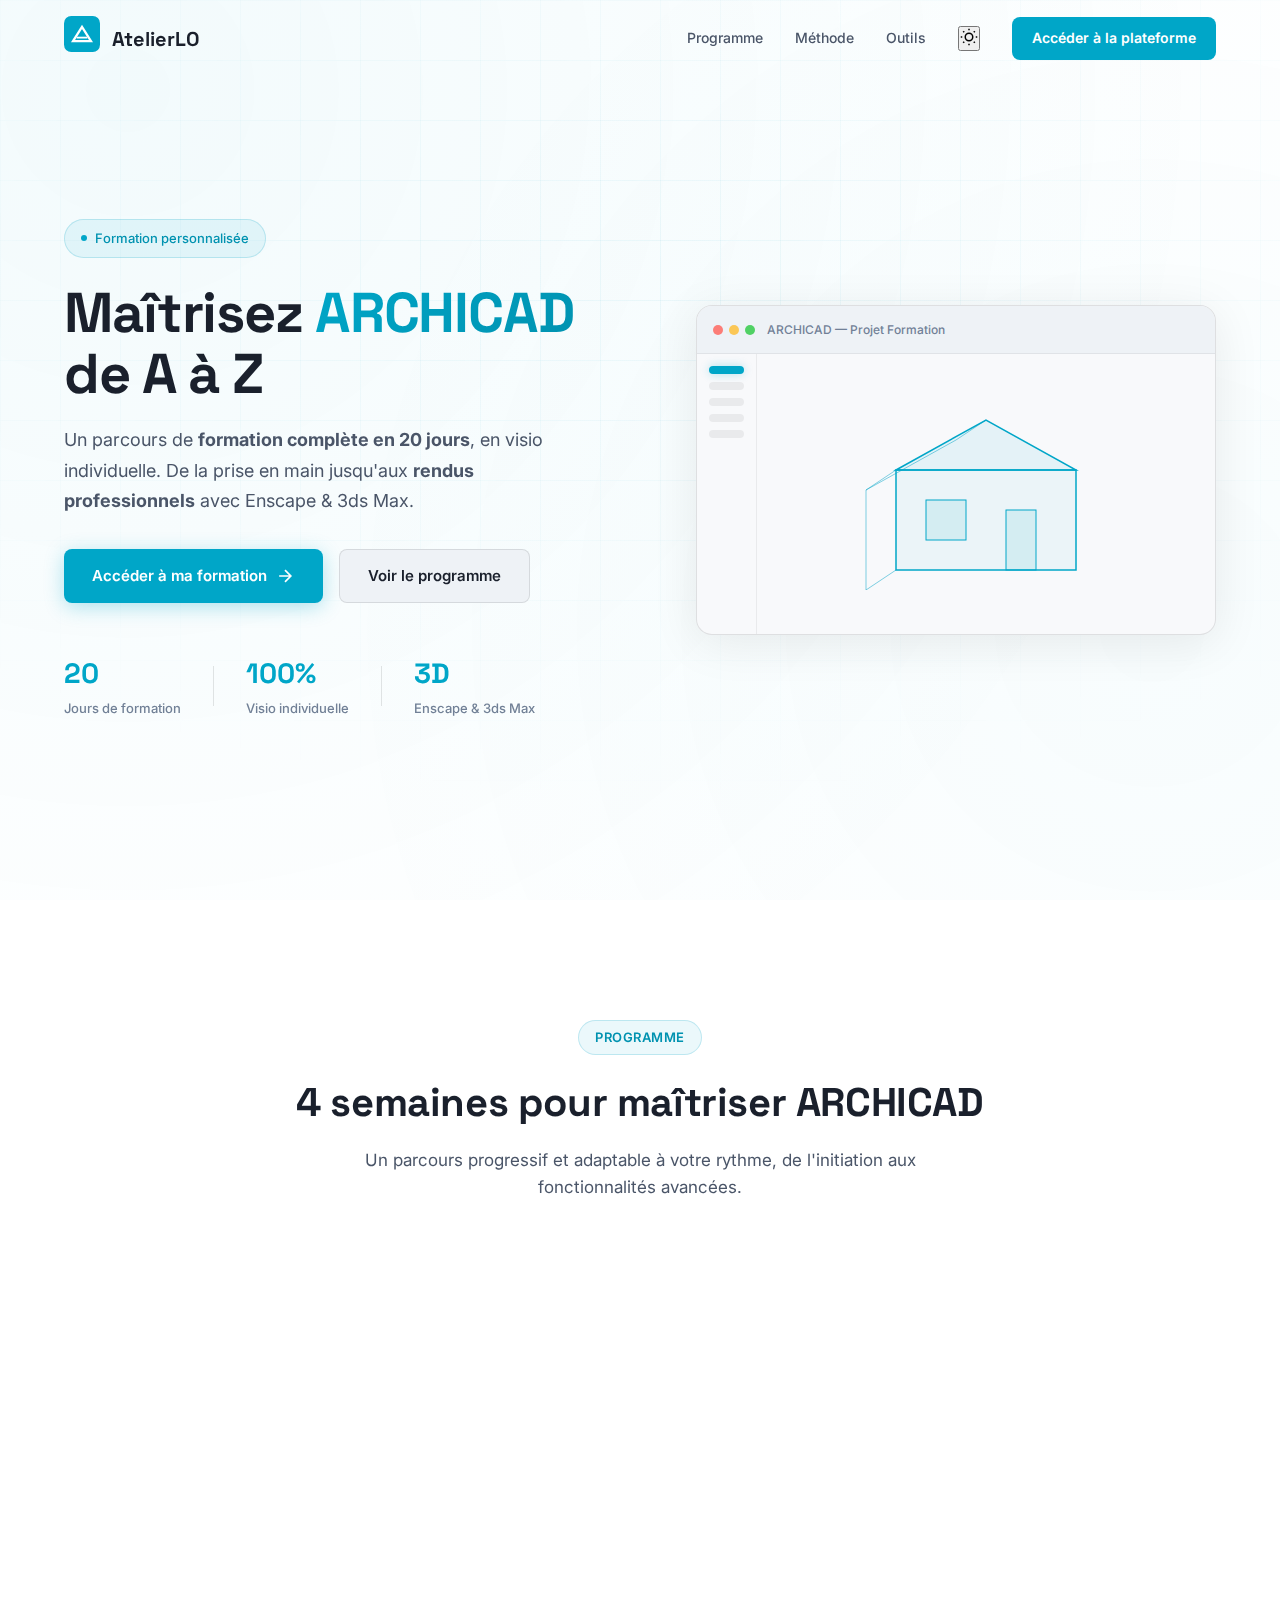
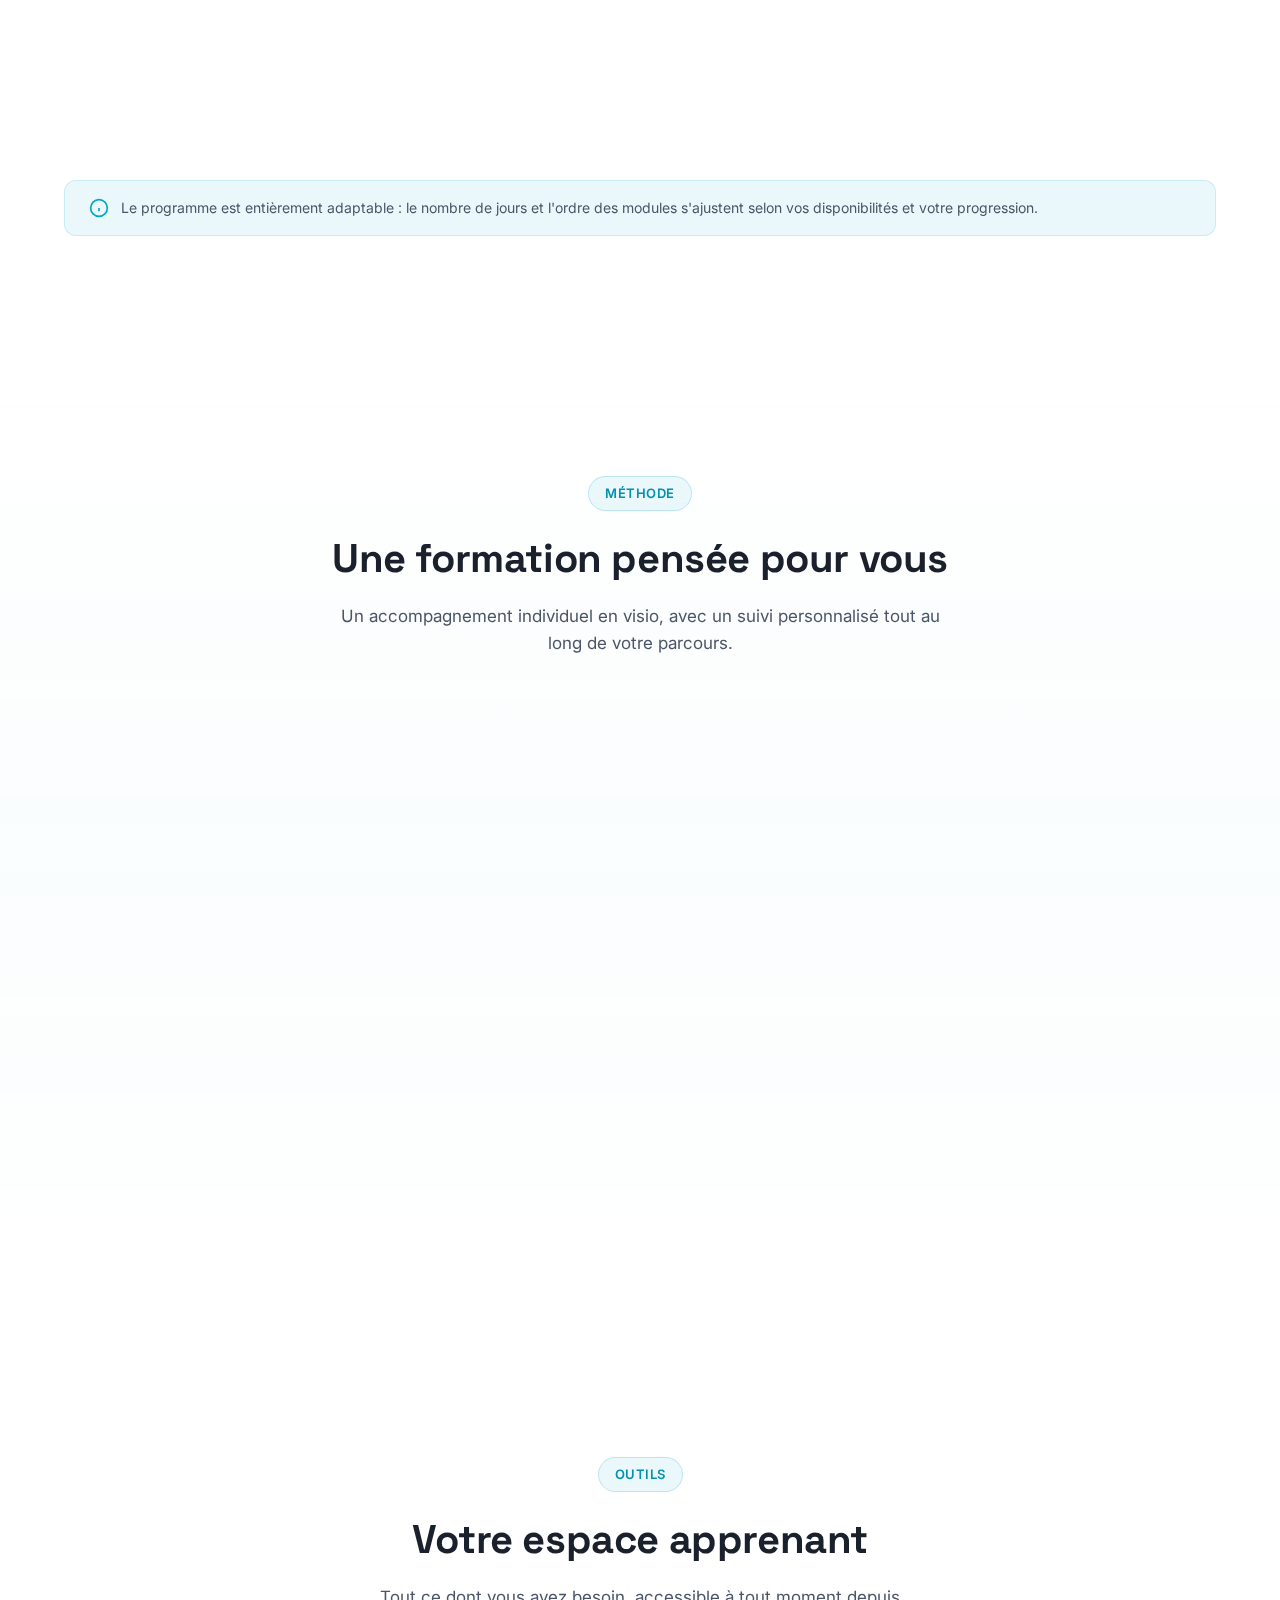
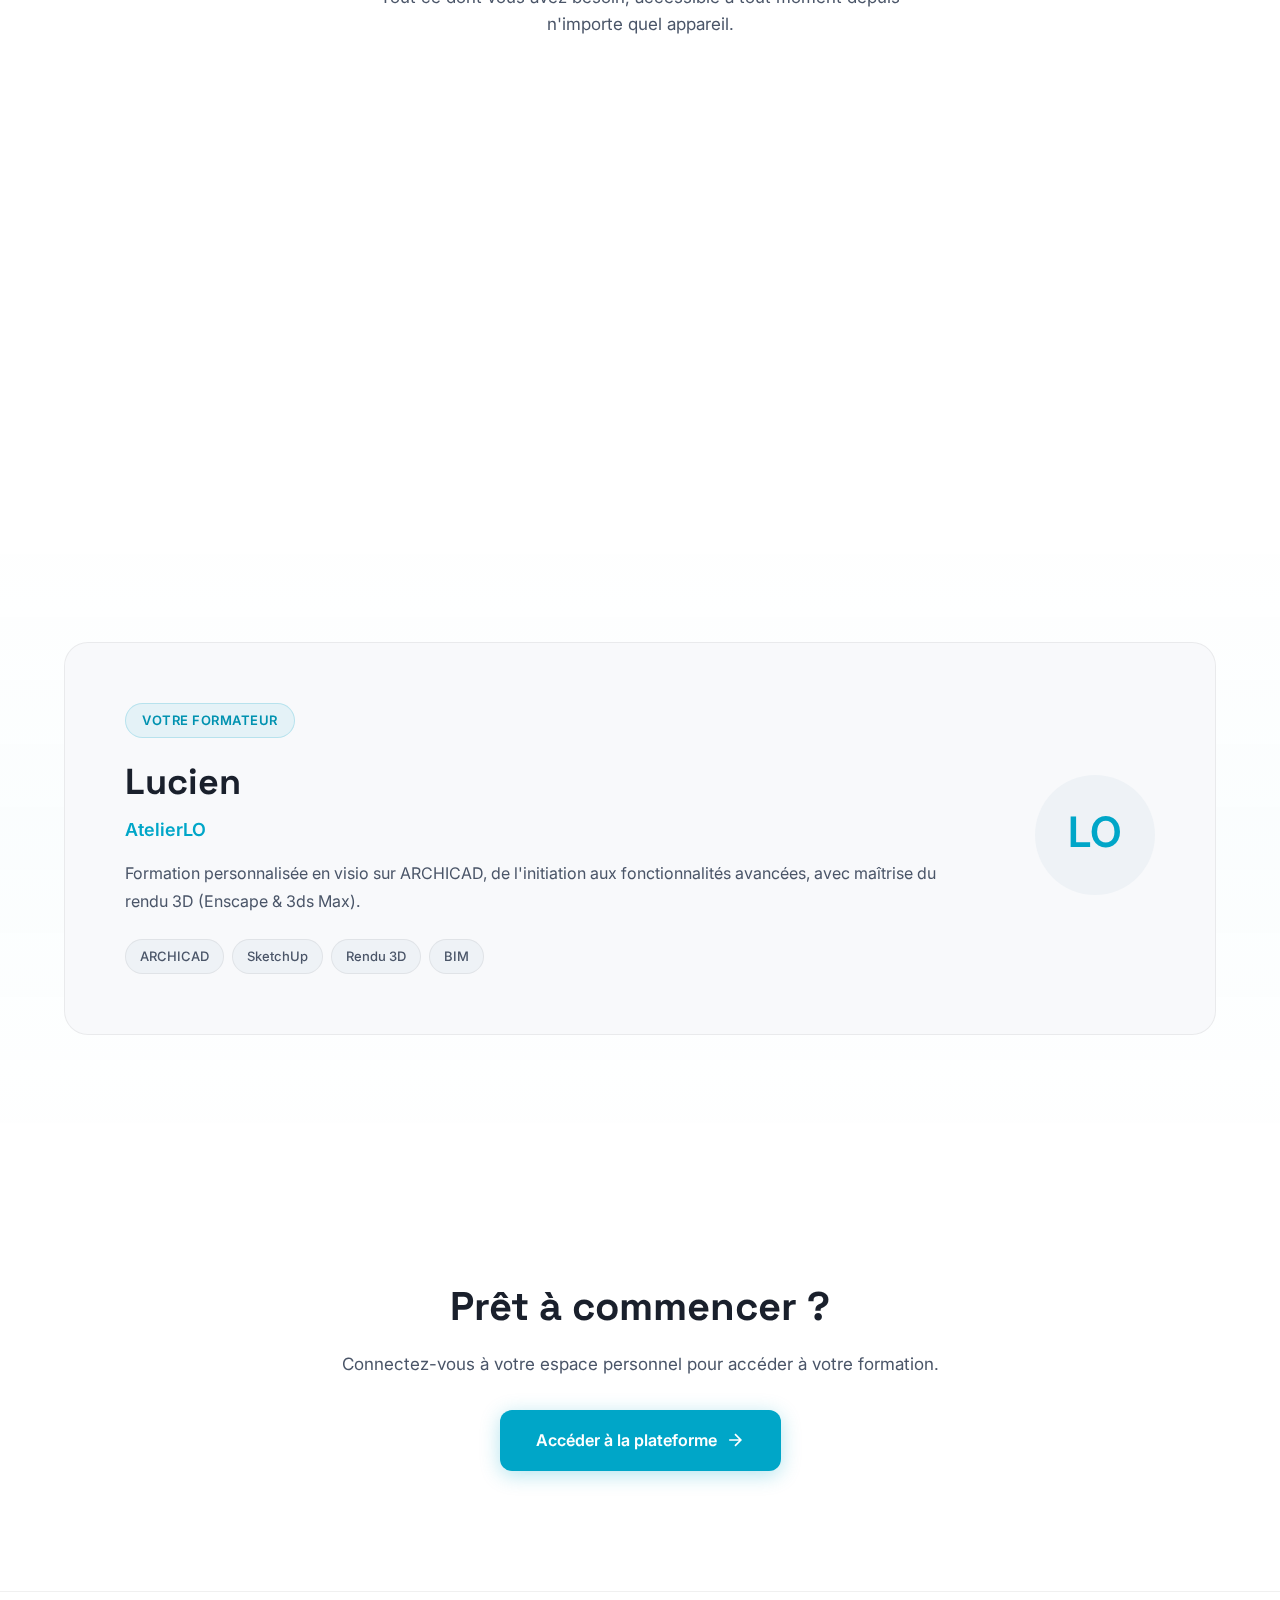
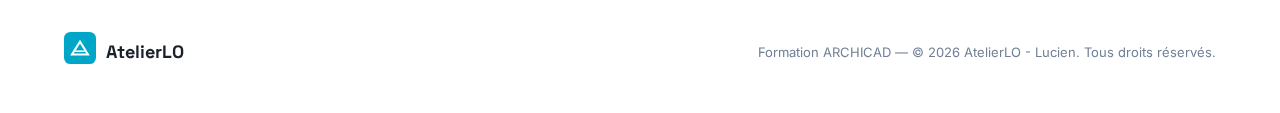
<file: index.html>
<!DOCTYPE html>
<html lang="fr">
<head>
    <meta charset="UTF-8">
    <meta name="viewport" content="width=device-width, initial-scale=1.0">
    <meta name="description" content="Formation ARCHICAD personnalisée par AtelierLO — 20 jours de formation complète en visio individuelle. De la prise en main jusqu'aux rendus 3D professionnels avec Enscape & 3ds Max. Programme adaptable, suivi personnalisé.">
    <meta name="keywords" content="formation ARCHICAD, formation BIM, AtelierLO, formation architecture, formation CAO, Enscape, 3ds Max, SketchUp, ARCHICAD débutant, formation visio ARCHICAD, apprendre ARCHICAD, cours ARCHICAD, formation individuelle ARCHICAD, rendu 3D architecture">
    <meta name="author" content="AtelierLO — Lucien">
    <meta name="theme-color" content="#00A6C8">
    <meta name="robots" content="index, follow">
    <link rel="canonical" href="https://lo-archicad-formation.web.app/">
    <link rel="icon" type="image/png" sizes="192x192" href="icons/icon-192.png">
    <link rel="apple-touch-icon" href="icons/icon-192.png">
    <!-- Open Graph -->
    <meta property="og:title" content="AtelierLO — Formation ARCHICAD personnalisée en visio">
    <meta property="og:description" content="Maîtrisez ARCHICAD de A à Z. 20 jours de formation individuelle en visio, du débutant au rendu 3D professionnel avec Enscape & 3ds Max.">
    <meta property="og:type" content="website">
    <meta property="og:url" content="https://lo-archicad-formation.web.app/">
    <meta property="og:image" content="https://lo-archicad-formation.web.app/icons/icon-512.png">
    <meta property="og:locale" content="fr_FR">
    <meta property="og:site_name" content="AtelierLO">
    <!-- Twitter Card -->
    <meta name="twitter:card" content="summary_large_image">
    <meta name="twitter:title" content="AtelierLO — Formation ARCHICAD personnalisée">
    <meta name="twitter:description" content="Maîtrisez ARCHICAD de A à Z. 20 jours de formation individuelle en visio, du débutant au rendu 3D pro.">
    <meta name="twitter:image" content="https://lo-archicad-formation.web.app/icons/icon-512.png">
    <!-- JSON-LD Structured Data -->
    <script type="application/ld+json">
    {
        "@context": "https://schema.org",
        "@type": "Course",
        "name": "Formation ARCHICAD — AtelierLO",
        "description": "Formation ARCHICAD personnalisée en visio individuelle. 20 jours de formation complète, de la prise en main jusqu'aux rendus 3D professionnels avec Enscape et 3ds Max.",
        "provider": {
            "@type": "Organization",
            "name": "AtelierLO",
            "url": "https://lo-archicad-formation.web.app"
        },
        "educationalLevel": "Débutant à avancé",
        "teaches": ["ARCHICAD", "BIM", "Modélisation 3D", "Rendu architectural", "Enscape", "3ds Max"],
        "timeRequired": "P20D",
        "courseMode": "online",
        "inLanguage": "fr",
        "url": "https://lo-archicad-formation.web.app",
        "image": "https://lo-archicad-formation.web.app/icons/icon-512.png",
        "hasCourseInstance": {
            "@type": "CourseInstance",
            "courseMode": "online",
            "instructor": {
                "@type": "Person",
                "name": "Lucien",
                "worksFor": {
                    "@type": "Organization",
                    "name": "AtelierLO"
                }
            }
        }
    }
    </script>
    <link rel="manifest" href="manifest.json">
    <title>AtelierLO — Formation ARCHICAD</title>
    <link rel="preconnect" href="https://fonts.googleapis.com">
    <link href="https://fonts.googleapis.com/css2?family=Inter:wght@300;400;500;600;700;800&family=Space+Grotesk:wght@400;500;600;700&display=swap" rel="stylesheet">
    <link rel="stylesheet" href="css/landing.css">
</head>
<body>
    <!-- Navigation -->
    <nav class="navbar">
        <div class="nav-container">
            <a href="#" class="nav-logo">
                <div class="logo-icon">
                    <svg viewBox="0 0 40 40" fill="none" xmlns="http://www.w3.org/2000/svg">
                        <rect width="40" height="40" rx="8" fill="#00A6C8"/>
                        <path d="M10 28L20 12L30 28H10Z" stroke="white" stroke-width="2.5" fill="none"/>
                        <line x1="14" y1="24" x2="26" y2="24" stroke="white" stroke-width="2"/>
                    </svg>
                </div>
                <span>AtelierLO</span>
            </a>
            <div class="nav-links">
                <a href="#programme">Programme</a>
                <a href="#methode">Méthode</a>
                <a href="#outils">Outils</a>
                <button class="dark-mode-btn-landing" id="dark-mode-btn-landing" onclick="toggleDarkMode()" aria-label="Mode sombre">
                    <svg class="icon-sun" viewBox="0 0 24 24" fill="none" stroke="currentColor" stroke-width="2" width="18" height="18"><circle cx="12" cy="12" r="5"/><line x1="12" y1="1" x2="12" y2="3"/><line x1="12" y1="21" x2="12" y2="23"/><line x1="4.22" y1="4.22" x2="5.64" y2="5.64"/><line x1="18.36" y1="18.36" x2="19.78" y2="19.78"/><line x1="1" y1="12" x2="3" y2="12"/><line x1="21" y1="12" x2="23" y2="12"/><line x1="4.22" y1="19.78" x2="5.64" y2="18.36"/><line x1="18.36" y1="5.64" x2="19.78" y2="4.22"/></svg>
                    <svg class="icon-moon" viewBox="0 0 24 24" fill="none" stroke="currentColor" stroke-width="2" width="18" height="18" style="display:none"><path d="M21 12.79A9 9 0 1 1 11.21 3 7 7 0 0 0 21 12.79z"/></svg>
                </button>
                <a href="app.html" class="btn-nav">Accéder à la plateforme</a>
            </div>
            <button class="nav-toggle" aria-label="Menu">
                <span></span><span></span><span></span>
            </button>
        </div>
    </nav>

    <!-- Hero Section -->
    <section class="hero">
        <div class="hero-bg">
            <div class="grid-pattern"></div>
        </div>
        <div class="hero-content">
            <div class="hero-badge">
                <span class="badge-dot"></span>
                Formation personnalisée
            </div>
            <h1>Maîtrisez <span class="text-gradient">ARCHICAD</span> de A à Z</h1>
            <p class="hero-subtitle">
                Un parcours de <strong>formation complète en 20 jours</strong>, en visio individuelle. 
                De la prise en main jusqu'aux <strong>rendus professionnels</strong> avec Enscape & 3ds Max.
            </p>
            <div class="hero-actions">
                <a href="app.html" class="btn btn-primary">
                    <span>Accéder à ma formation</span>
                    <svg width="20" height="20" viewBox="0 0 24 24" fill="none" stroke="currentColor" stroke-width="2">
                        <path d="M5 12h14M12 5l7 7-7 7"/>
                    </svg>
                </a>
                <a href="#programme" class="btn btn-secondary">Voir le programme</a>
            </div>
            <div class="hero-stats">
                <div class="stat">
                    <span class="stat-number">20</span>
                    <span class="stat-label">Jours de formation</span>
                </div>
                <div class="stat-divider"></div>
                <div class="stat">
                    <span class="stat-number">100%</span>
                    <span class="stat-label">Visio individuelle</span>
                </div>
                <div class="stat-divider"></div>
                <div class="stat">
                    <span class="stat-number">3D</span>
                    <span class="stat-label">Enscape & 3ds Max</span>
                </div>
            </div>
        </div>
        <div class="hero-visual">
            <div class="window-mockup">
                <div class="window-header">
                    <div class="window-dots">
                        <span></span><span></span><span></span>
                    </div>
                    <span class="window-title">ARCHICAD — Projet Formation</span>
                </div>
                <div class="window-content">
                    <div class="mockup-sidebar">
                        <div class="mockup-item active"></div>
                        <div class="mockup-item"></div>
                        <div class="mockup-item"></div>
                        <div class="mockup-item"></div>
                        <div class="mockup-item"></div>
                    </div>
                    <div class="mockup-main">
                        <div class="mockup-3d">
                            <svg viewBox="0 0 300 200" fill="none" xmlns="http://www.w3.org/2000/svg">
                                <!-- Simple house 3D wireframe -->
                                <rect x="60" y="80" width="180" height="100" stroke="#00A6C8" stroke-width="1.5" fill="rgba(0,166,200,0.05)"/>
                                <polygon points="60,80 150,30 240,80" stroke="#00A6C8" stroke-width="1.5" fill="rgba(0,166,200,0.08)"/>
                                <rect x="90" y="110" width="40" height="40" stroke="#00A6C8" stroke-width="1" fill="rgba(0,166,200,0.1)"/>
                                <rect x="170" y="120" width="30" height="60" stroke="#00A6C8" stroke-width="1" fill="rgba(0,166,200,0.1)"/>
                                <line x1="60" y1="80" x2="30" y2="100" stroke="#00A6C8" stroke-width="1" opacity="0.5"/>
                                <line x1="60" y1="180" x2="30" y2="200" stroke="#00A6C8" stroke-width="1" opacity="0.5"/>
                                <line x1="30" y1="100" x2="30" y2="200" stroke="#00A6C8" stroke-width="1" opacity="0.5"/>
                                <line x1="150" y1="30" x2="120" y2="50" stroke="#00A6C8" stroke-width="1" opacity="0.5"/>
                                <line x1="120" y1="50" x2="30" y2="100" stroke="#00A6C8" stroke-width="1" opacity="0.5"/>
                            </svg>
                        </div>
                    </div>
                </div>
            </div>
        </div>
    </section>

    <!-- Programme Section -->
    <section class="programme" id="programme">
        <div class="container">
            <div class="section-header">
                <span class="section-tag">Programme</span>
                <h2>4 semaines pour maîtriser ARCHICAD</h2>
                <p>Un parcours progressif et adaptable à votre rythme, de l'initiation aux fonctionnalités avancées.</p>
            </div>
            <div class="weeks-grid">
                <!-- Semaine 1 -->
                <div class="week-card">
                    <div class="week-number">
                        <span>S1</span>
                    </div>
                    <div class="week-content">
                        <h3>Fondamentaux</h3>
                        <p>Interface, navigation 2D/3D, outils de dessin, murs, dalles, menuiseries</p>
                        <ul class="week-topics">
                            <li>Prise en main de l'interface</li>
                            <li>Navigation et vues</li>
                            <li>Dessin 2D</li>
                            <li>Murs & structures</li>
                            <li>Portes & fenêtres</li>
                        </ul>
                        <span class="week-days">Jours 1 → 5</span>
                    </div>
                </div>
                <!-- Semaine 2 -->
                <div class="week-card">
                    <div class="week-number">
                        <span>S2</span>
                    </div>
                    <div class="week-content">
                        <h3>Modélisation complète</h3>
                        <p>Escaliers, toitures, étages, zones et projet fil rouge</p>
                        <ul class="week-topics">
                            <li>Escaliers & garde-corps</li>
                            <li>Toitures complexes</li>
                            <li>Gestion des étages</li>
                            <li>Zones & surfaces</li>
                            <li>Projet maison complète</li>
                        </ul>
                        <span class="week-days">Jours 6 → 10</span>
                    </div>
                </div>
                <!-- Semaine 3 -->
                <div class="week-card">
                    <div class="week-number">
                        <span>S3</span>
                    </div>
                    <div class="week-content">
                        <h3>Documentation & Plans</h3>
                        <p>Coupes, élévations, cotations, nomenclatures et mise en page</p>
                        <ul class="week-topics">
                            <li>Terrain & maillages</li>
                            <li>Coupes & élévations</li>
                            <li>Cotations & annotations</li>
                            <li>Nomenclatures & métrés</li>
                            <li>Carnet de mise en page</li>
                        </ul>
                        <span class="week-days">Jours 11 → 15</span>
                    </div>
                </div>
                <!-- Semaine 4 -->
                <div class="week-card">
                    <div class="week-number highlight">
                        <span>S4</span>
                    </div>
                    <div class="week-content">
                        <h3>Rendu 3D & Productivité</h3>
                        <p>Matériaux, rendus, Enscape, 3ds Max et passerelle SketchUp</p>
                        <ul class="week-topics">
                            <li>Matériaux & textures</li>
                            <li>Rendu & éclairage</li>
                            <li>Enscape & 3ds Max</li>
                            <li>SketchUp ↔ ARCHICAD</li>
                            <li>Projet final complet</li>
                        </ul>
                        <span class="week-days">Jours 16 → 20</span>
                    </div>
                </div>
            </div>
            <div class="programme-note">
                <svg width="20" height="20" viewBox="0 0 24 24" fill="none" stroke="currentColor" stroke-width="2">
                    <circle cx="12" cy="12" r="10"/><line x1="12" y1="16" x2="12" y2="12"/><line x1="12" y1="8" x2="12.01" y2="8"/>
                </svg>
                <span>Le programme est entièrement adaptable : le nombre de jours et l'ordre des modules s'ajustent selon vos disponibilités et votre progression.</span>
            </div>
        </div>
    </section>

    <!-- Méthode Section -->
    <section class="methode" id="methode">
        <div class="container">
            <div class="section-header">
                <span class="section-tag">Méthode</span>
                <h2>Une formation pensée pour vous</h2>
                <p>Un accompagnement individuel en visio, avec un suivi personnalisé tout au long de votre parcours.</p>
            </div>
            <div class="features-grid">
                <div class="feature-card">
                    <div class="feature-icon">
                        <svg viewBox="0 0 24 24" fill="none" stroke="currentColor" stroke-width="2">
                            <path d="M17 21v-2a4 4 0 0 0-4-4H5a4 4 0 0 0-4 4v2"/>
                            <circle cx="9" cy="7" r="4"/>
                            <path d="M23 21v-2a4 4 0 0 0-3-3.87"/>
                            <path d="M16 3.13a4 4 0 0 1 0 7.75"/>
                        </svg>
                    </div>
                    <h3>Formation individuelle</h3>
                    <p>Sessions en visio en one-to-one pour un apprentissage adapté à votre rythme et vos besoins.</p>
                </div>
                <div class="feature-card">
                    <div class="feature-icon">
                        <svg viewBox="0 0 24 24" fill="none" stroke="currentColor" stroke-width="2">
                            <polyline points="22 12 18 12 15 21 9 3 6 12 2 12"/>
                        </svg>
                    </div>
                    <h3>Suivi de progression</h3>
                    <p>Votre tableau de bord personnel vous permet de suivre votre avancement en temps réel.</p>
                </div>
                <div class="feature-card">
                    <div class="feature-icon">
                        <svg viewBox="0 0 24 24" fill="none" stroke="currentColor" stroke-width="2">
                            <rect x="2" y="3" width="20" height="14" rx="2" ry="2"/>
                            <line x1="8" y1="21" x2="16" y2="21"/>
                            <line x1="12" y1="17" x2="12" y2="21"/>
                        </svg>
                    </div>
                    <h3>Exercices pratiques</h3>
                    <p>Chaque jour inclut des exercices concrets réalisables pendant la session pour ancrer les acquis.</p>
                </div>
                <div class="feature-card">
                    <div class="feature-icon">
                        <svg viewBox="0 0 24 24" fill="none" stroke="currentColor" stroke-width="2">
                            <path d="M12 2L2 7l10 5 10-5-10-5z"/>
                            <path d="M2 17l10 5 10-5"/>
                            <path d="M2 12l10 5 10-5"/>
                        </svg>
                    </div>
                    <h3>Programme adaptable</h3>
                    <p>Le contenu s'ajuste à vos disponibilités : 3, 4 ou 5 semaines selon votre planning.</p>
                </div>
                <div class="feature-card">
                    <div class="feature-icon">
                        <svg viewBox="0 0 24 24" fill="none" stroke="currentColor" stroke-width="2">
                            <path d="M21 15a2 2 0 0 1-2 2H7l-4 4V5a2 2 0 0 1 2-2h14a2 2 0 0 1 2 2z"/>
                        </svg>
                    </div>
                    <h3>Récaps de séance</h3>
                    <p>Après chaque session, retrouvez les points clés et les rappels importants dans votre espace.</p>
                </div>
                <div class="feature-card">
                    <div class="feature-icon">
                        <svg viewBox="0 0 24 24" fill="none" stroke="currentColor" stroke-width="2">
                            <circle cx="12" cy="12" r="3"/>
                            <path d="M12 1v2M12 21v2M4.22 4.22l1.42 1.42M18.36 18.36l1.42 1.42M1 12h2M21 12h2M4.22 19.78l1.42-1.42M18.36 5.64l1.42-1.42"/>
                        </svg>
                    </div>
                    <h3>Visualisation 3D</h3>
                    <p>Découvrez Enscape et 3ds Max pour produire des rendus photoréalistes et booster votre productivité.</p>
                </div>
            </div>
        </div>
    </section>

    <!-- Outils Section -->
    <section class="outils" id="outils">
        <div class="container">
            <div class="section-header">
                <span class="section-tag">Outils</span>
                <h2>Votre espace apprenant</h2>
                <p>Tout ce dont vous avez besoin, accessible à tout moment depuis n'importe quel appareil.</p>
            </div>
            <div class="tools-showcase">
                <div class="tool-item">
                    <div class="tool-preview">
                        <div class="tool-mock dashboard-mock">
                            <div class="mock-progress-bar">
                                <div class="mock-progress" style="width: 35%"></div>
                            </div>
                            <div class="mock-cards">
                                <div class="mock-card done"></div>
                                <div class="mock-card done"></div>
                                <div class="mock-card active"></div>
                                <div class="mock-card"></div>
                            </div>
                        </div>
                    </div>
                    <h3>Dashboard personnel</h3>
                    <p>Visualisez votre progression et accédez à toutes les ressources de la formation.</p>
                </div>
                <div class="tool-item">
                    <div class="tool-preview">
                        <div class="tool-mock shortcuts-mock">
                            <div class="mock-shortcut"><span>⌘</span><span>S</span></div>
                            <div class="mock-shortcut"><span>⌘</span><span>Z</span></div>
                            <div class="mock-shortcut"><span>V</span></div>
                            <div class="mock-shortcut"><span>⇧</span><span>F6</span></div>
                        </div>
                    </div>
                    <h3>Raccourcis clavier</h3>
                    <p>Tous les raccourcis ARCHICAD essentiels organisés par catégorie.</p>
                </div>
                <div class="tool-item">
                    <div class="tool-preview">
                        <div class="tool-mock notes-mock">
                            <div class="mock-note-line long"></div>
                            <div class="mock-note-line medium"></div>
                            <div class="mock-note-line long"></div>
                            <div class="mock-note-line short"></div>
                        </div>
                    </div>
                    <h3>Carnet de notes</h3>
                    <p>Prenez des notes pendant les sessions et retrouvez-les à tout moment.</p>
                </div>
            </div>
        </div>
    </section>

    <!-- Formateur Section -->
    <section class="formateur">
        <div class="container">
            <div class="formateur-card">
                <div class="formateur-info">
                    <span class="section-tag">Votre formateur</span>
                    <h2>Lucien</h2>
                    <h3>AtelierLO</h3>
                    <p>
                        Formation personnalisée en visio sur ARCHICAD, 
                        de l'initiation aux fonctionnalités avancées, 
                        avec maîtrise du rendu 3D (Enscape & 3ds Max).
                    </p>
                    <div class="formateur-badges">
                        <span class="badge">ARCHICAD</span>
                        <span class="badge">SketchUp</span>
                        <span class="badge">Rendu 3D</span>
                        <span class="badge">BIM</span>
                    </div>
                </div>
                <div class="formateur-visual">
                    <div class="avatar-placeholder">
                        <svg viewBox="0 0 80 80" fill="none" xmlns="http://www.w3.org/2000/svg">
                            <rect width="80" height="80" rx="40" fill="#eef2f6"/>
                            <text x="40" y="48" text-anchor="middle" fill="#00A6C8" font-size="28" font-weight="600" font-family="Inter">LO</text>
                        </svg>
                    </div>
                </div>
            </div>
        </div>
    </section>

    <!-- CTA Section -->
    <section class="cta">
        <div class="container">
            <h2>Prêt à commencer ?</h2>
            <p>Connectez-vous à votre espace personnel pour accéder à votre formation.</p>
            <a href="app.html" class="btn btn-primary btn-large">
                <span>Accéder à la plateforme</span>
                <svg width="20" height="20" viewBox="0 0 24 24" fill="none" stroke="currentColor" stroke-width="2">
                    <path d="M5 12h14M12 5l7 7-7 7"/>
                </svg>
            </a>
        </div>
    </section>

    <!-- Footer -->
    <footer class="footer">
        <div class="container">
            <div class="footer-content">
                <div class="footer-logo">
                    <div class="logo-icon">
                        <svg viewBox="0 0 40 40" fill="none" xmlns="http://www.w3.org/2000/svg">
                            <rect width="40" height="40" rx="8" fill="#00A6C8"/>
                            <path d="M10 28L20 12L30 28H10Z" stroke="white" stroke-width="2.5" fill="none"/>
                            <line x1="14" y1="24" x2="26" y2="24" stroke="white" stroke-width="2"/>
                        </svg>
                    </div>
                    <span>AtelierLO</span>
                </div>
                <p class="footer-text">Formation ARCHICAD — © 2026 AtelierLO - Lucien. Tous droits réservés.</p>
            </div>
        </div>
    </footer>

    <script>
        // Dark Mode
        function toggleDarkMode() {
            document.documentElement.classList.toggle('dark');
            const isDark = document.documentElement.classList.contains('dark');
            localStorage.setItem('atelierlo_dark', isDark);
            const btn = document.getElementById('dark-mode-btn-landing');
            if (btn) {
                btn.querySelector('.icon-sun').style.display = isDark ? 'none' : 'block';
                btn.querySelector('.icon-moon').style.display = isDark ? 'block' : 'none';
            }
        }
        // Init dark mode
        if (localStorage.getItem('atelierlo_dark') === 'true') {
            document.documentElement.classList.add('dark');
            const btn = document.getElementById('dark-mode-btn-landing');
            if (btn) {
                btn.querySelector('.icon-sun').style.display = 'none';
                btn.querySelector('.icon-moon').style.display = 'block';
            }
        }

        // PWA Registration
        if ('serviceWorker' in navigator) {
            navigator.serviceWorker.register('/sw.js').catch(() => {});
        }

        // Mobile menu toggle
        const navToggle = document.querySelector('.nav-toggle');
        const navLinks = document.querySelector('.nav-links');
        navToggle.addEventListener('click', () => {
            navLinks.classList.toggle('active');
            navToggle.classList.toggle('active');
        });

        // Smooth scroll
        document.querySelectorAll('a[href^="#"]').forEach(anchor => {
            anchor.addEventListener('click', function (e) {
                e.preventDefault();
                const target = document.querySelector(this.getAttribute('href'));
                if (target) {
                    target.scrollIntoView({ behavior: 'smooth', block: 'start' });
                    navLinks.classList.remove('active');
                    navToggle.classList.remove('active');
                }
            });
        });

        // Navbar scroll effect
        window.addEventListener('scroll', () => {
            const navbar = document.querySelector('.navbar');
            navbar.classList.toggle('scrolled', window.scrollY > 50);
        });

        // Intersection Observer for animations
        const observer = new IntersectionObserver((entries) => {
            entries.forEach(entry => {
                if (entry.isIntersecting) {
                    entry.target.classList.add('visible');
                }
            });
        }, { threshold: 0.1 });

        document.querySelectorAll('.week-card, .feature-card, .tool-item').forEach(el => {
            observer.observe(el);
        });
    </script>
</body>
</html>
</file>
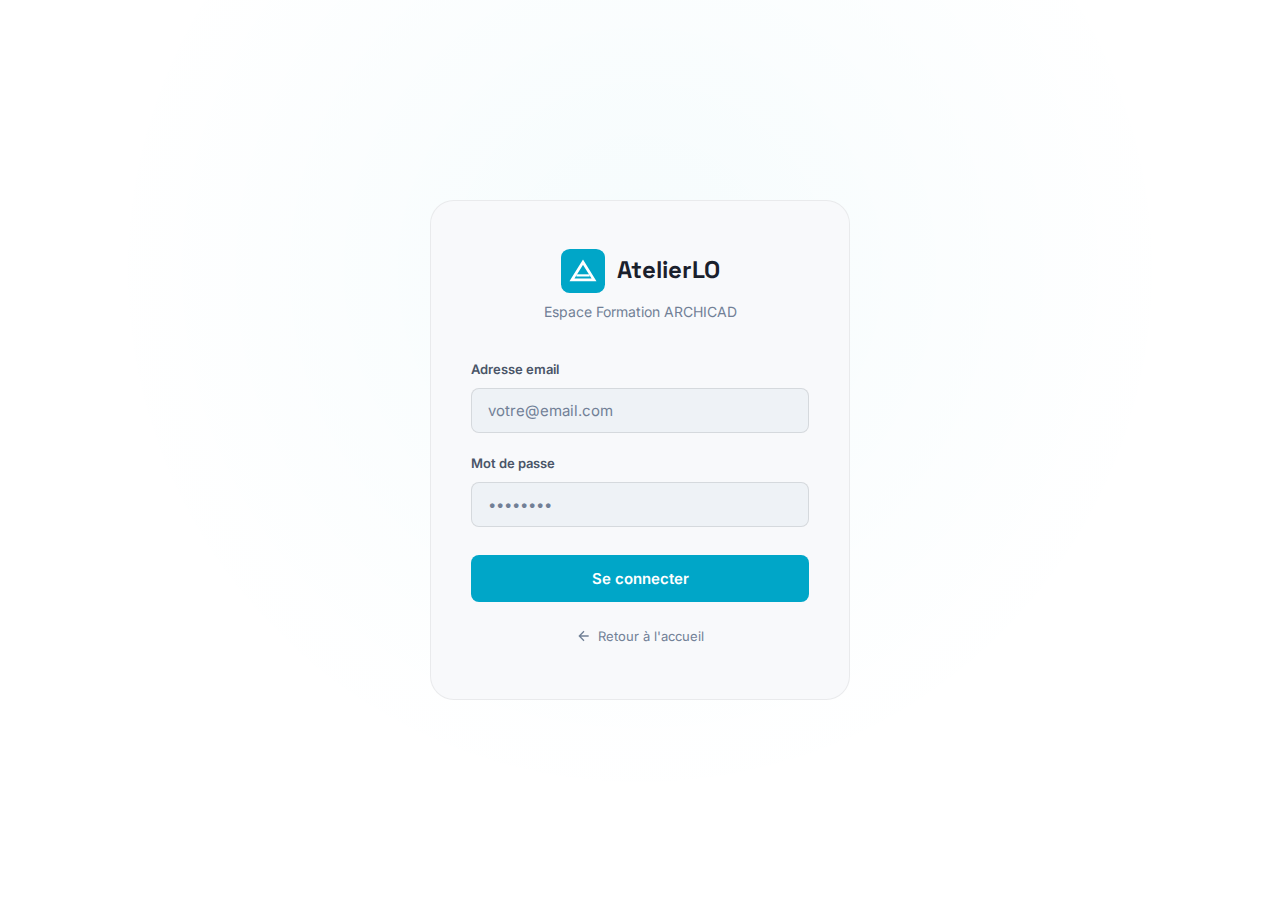
<file: app.html>
<!DOCTYPE html>
<html lang="fr">
<head>
    <meta charset="UTF-8">
    <meta name="viewport" content="width=device-width, initial-scale=1.0">
    <title>AtelierLO — Espace Formation ARCHICAD</title>
    <link rel="preconnect" href="https://fonts.googleapis.com">
    <link href="https://fonts.googleapis.com/css2?family=Inter:wght@300;400;500;600;700;800&family=Space+Grotesk:wght@400;500;600;700&display=swap" rel="stylesheet">
    <link rel="stylesheet" href="css/app.css">
</head>
<body>
    <!-- ==========================================
         LOGIN PAGE
         ========================================== -->
    <div id="login-page" class="login-page">
        <div class="login-card">
            <div class="login-logo">
                <svg viewBox="0 0 40 40" fill="none" xmlns="http://www.w3.org/2000/svg">
                    <rect width="40" height="40" rx="8" fill="#00A6C8"/>
                    <path d="M10 28L20 12L30 28H10Z" stroke="white" stroke-width="2.5" fill="none"/>
                    <line x1="14" y1="24" x2="26" y2="24" stroke="white" stroke-width="2"/>
                </svg>
                <span>AtelierLO</span>
            </div>
            <p class="login-subtitle">Espace Formation ARCHICAD</p>
            <form id="login-form">
                <div class="form-group">
                    <label class="form-label">Adresse email</label>
                    <input type="email" class="form-input" id="login-email" placeholder="votre@email.com" required>
                </div>
                <div class="form-group">
                    <label class="form-label">Mot de passe</label>
                    <input type="password" class="form-input" id="login-password" placeholder="••••••••" required>
                </div>
                <button type="submit" class="login-btn" id="login-btn">Se connecter</button>
                <div class="login-error" id="login-error"></div>
            </form>
            <a href="index.html" class="login-back">
                <svg width="16" height="16" viewBox="0 0 24 24" fill="none" stroke="currentColor" stroke-width="2"><path d="M19 12H5M12 19l-7-7 7-7"/></svg>
                Retour à l'accueil
            </a>
        </div>
    </div>

    <!-- ==========================================
         APP LAYOUT
         ========================================== -->
    <div id="app-layout" class="app-layout">
        <!-- Sidebar Overlay (mobile) -->
        <div id="sidebar-overlay" class="sidebar-overlay"></div>

        <!-- Sidebar -->
        <aside id="sidebar" class="sidebar">
            <div class="sidebar-header">
                <a href="index.html" class="sidebar-logo">
                    <svg viewBox="0 0 40 40" fill="none" xmlns="http://www.w3.org/2000/svg">
                        <rect width="40" height="40" rx="8" fill="#00A6C8"/>
                        <path d="M10 28L20 12L30 28H10Z" stroke="white" stroke-width="2.5" fill="none"/>
                        <line x1="14" y1="24" x2="26" y2="24" stroke="white" stroke-width="2"/>
                    </svg>
                    <span>AtelierLO</span>
                </a>
                <div class="user-info">
                    <div class="user-avatar" id="user-avatar">?</div>
                    <div>
                        <div class="user-name" id="user-display-name">Chargement...</div>
                        <div class="user-role" id="user-role">—</div>
                    </div>
                </div>
            </div>

            <nav class="sidebar-nav" id="sidebar-nav">
                <div class="nav-section">
                    <div class="nav-section-title">Navigation</div>
                    <button class="nav-item active" data-view="dashboard" onclick="navigateTo('dashboard')">
                        <svg viewBox="0 0 24 24" fill="none" stroke="currentColor" stroke-width="2"><rect x="3" y="3" width="7" height="7"/><rect x="14" y="3" width="7" height="7"/><rect x="14" y="14" width="7" height="7"/><rect x="3" y="14" width="7" height="7"/></svg>
                        Dashboard
                    </button>
                    <button class="nav-item" data-view="shortcuts" onclick="navigateTo('shortcuts')">
                        <svg viewBox="0 0 24 24" fill="none" stroke="currentColor" stroke-width="2"><rect x="2" y="4" width="20" height="16" rx="2"/><path d="M6 8h.01M10 8h.01M14 8h.01M18 8h.01M8 12h8M6 16h.01M18 16h.01M10 16h4"/></svg>
                        Raccourcis clavier
                    </button>
                    <button class="nav-item" data-view="resources" onclick="navigateTo('resources')">
                        <svg viewBox="0 0 24 24" fill="none" stroke="currentColor" stroke-width="2"><path d="M4 19.5A2.5 2.5 0 0 1 6.5 17H20"/><path d="M6.5 2H20v20H6.5A2.5 2.5 0 0 1 4 19.5v-15A2.5 2.5 0 0 1 6.5 2z"/></svg>
                        Ressources
                    </button>
                    <button class="nav-item" data-view="notes" onclick="navigateTo('notes')">
                        <svg viewBox="0 0 24 24" fill="none" stroke="currentColor" stroke-width="2"><path d="M14 2H6a2 2 0 0 0-2 2v16a2 2 0 0 0 2 2h12a2 2 0 0 0 2-2V8z"/><polyline points="14 2 14 8 20 8"/><line x1="16" y1="13" x2="8" y2="13"/><line x1="16" y1="17" x2="8" y2="17"/></svg>
                        Mon carnet
                    </button>
                </div>

                <div class="nav-section">
                    <div class="nav-section-title">Programme</div>
                    <div id="sidebar-programme">
                        <!-- Généré dynamiquement par JS -->
                    </div>
                </div>
            </nav>

            <div class="sidebar-footer">
                <button class="logout-btn" onclick="handleLogout()">
                    <svg viewBox="0 0 24 24" fill="none" stroke="currentColor" stroke-width="2" width="18" height="18"><path d="M9 21H5a2 2 0 0 1-2-2V5a2 2 0 0 1 2-2h4"/><polyline points="16 17 21 12 16 7"/><line x1="21" y1="12" x2="9" y2="12"/></svg>
                    Déconnexion
                </button>
            </div>
        </aside>

        <!-- Main Content -->
        <main class="main-content">
            <header class="content-header">
                <div class="header-left">
                    <button class="mobile-menu-btn" onclick="toggleSidebar()">
                        <svg viewBox="0 0 24 24" fill="none" stroke="currentColor" stroke-width="2"><line x1="3" y1="12" x2="21" y2="12"/><line x1="3" y1="6" x2="21" y2="6"/><line x1="3" y1="18" x2="21" y2="18"/></svg>
                    </button>
                    <h1 class="content-title" id="content-title">Dashboard</h1>
                </div>
                <div class="header-right">
                    <div class="progress-mini">
                        <div class="progress-mini-bar">
                            <div class="progress-mini-fill" id="progress-mini-fill" style="width: 0%"></div>
                        </div>
                        <span id="progress-mini-text">0%</span>
                    </div>
                    <button class="formateur-toggle" id="formateur-toggle" onclick="toggleFormateurMode()" style="display:none">
                        <svg viewBox="0 0 24 24" fill="none" stroke="currentColor" stroke-width="2"><path d="M12 2L2 7l10 5 10-5-10-5z"/><path d="M2 17l10 5 10-5"/><path d="M2 12l10 5 10-5"/></svg>
                        <span class="toggle-text">Mode formateur</span>
                    </button>
                </div>
            </header>

            <div class="content-area" id="content-area">
                <!-- Contenu dynamique injecté par JS -->
            </div>
        </main>
    </div>

    <script src="js/formation-data.js"></script>
    <script src="js/firebase-config.js"></script>
    <script src="js/app.js"></script>
</body>
</html>
</file>
<file: css/landing.css>
/* ==========================================
   LANDING PAGE — AtelierLO Formation ARCHICAD
   Couleurs ARCHICAD : Cyan #00A6C8, Noir, Gris
   ========================================== */

:root {
    --primary: #00A6C8;
    --primary-dark: #008BA8;
    --primary-light: #0092b0;
    --primary-glow: rgba(0, 166, 200, 0.08);
    --primary-glow-strong: rgba(0, 166, 200, 0.15);
    --bg-dark: #ffffff;
    --bg-card: #f8f9fb;
    --bg-card-hover: #f0f4f8;
    --bg-surface: #eef2f6;
    --text-primary: #1a202c;
    --text-secondary: #4a5568;
    --text-muted: #718096;
    --border: rgba(0, 0, 0, 0.06);
    --border-light: rgba(0, 0, 0, 0.1);
    --radius-sm: 8px;
    --radius-md: 12px;
    --radius-lg: 16px;
    --radius-xl: 24px;
    --shadow: 0 4px 24px rgba(0, 0, 0, 0.06);
    --shadow-lg: 0 8px 48px rgba(0, 0, 0, 0.08);
    --transition: all 0.3s cubic-bezier(0.4, 0, 0.2, 1);
}

* {
    margin: 0;
    padding: 0;
    box-sizing: border-box;
}

html {
    scroll-behavior: smooth;
}

body {
    font-family: 'Inter', -apple-system, BlinkMacSystemFont, sans-serif;
    background: var(--bg-dark);
    color: var(--text-primary);
    line-height: 1.6;
    overflow-x: hidden;
}

.container {
    max-width: 1200px;
    margin: 0 auto;
    padding: 0 24px;
}

/* ==========================================
   NAVBAR
   ========================================== */
.navbar {
    position: fixed;
    top: 0;
    left: 0;
    right: 0;
    z-index: 1000;
    padding: 16px 0;
    transition: var(--transition);
    background: transparent;
}

.navbar.scrolled {
    background: rgba(255, 255, 255, 0.92);
    backdrop-filter: blur(20px);
    -webkit-backdrop-filter: blur(20px);
    border-bottom: 1px solid var(--border);
    padding: 12px 0;
}

.nav-container {
    max-width: 1200px;
    margin: 0 auto;
    padding: 0 24px;
    display: flex;
    align-items: center;
    justify-content: space-between;
}

.nav-logo {
    display: flex;
    align-items: center;
    gap: 12px;
    text-decoration: none;
    color: var(--text-primary);
    font-family: 'Space Grotesk', sans-serif;
    font-weight: 700;
    font-size: 20px;
}

.logo-icon svg {
    width: 36px;
    height: 36px;
}

.nav-links {
    display: flex;
    align-items: center;
    gap: 32px;
}

.nav-links a {
    text-decoration: none;
    color: var(--text-secondary);
    font-size: 14px;
    font-weight: 500;
    transition: var(--transition);
}

.nav-links a:hover {
    color: var(--text-primary);
}

.btn-nav {
    background: var(--primary) !important;
    color: #ffffff !important;
    padding: 10px 20px;
    border-radius: var(--radius-sm);
    font-weight: 600 !important;
    transition: var(--transition);
}

.btn-nav:hover {
    background: var(--primary-light) !important;
    transform: translateY(-1px);
}

.nav-toggle {
    display: none;
    flex-direction: column;
    gap: 5px;
    background: none;
    border: none;
    cursor: pointer;
    padding: 4px;
}

.nav-toggle span {
    width: 24px;
    height: 2px;
    background: var(--text-primary);
    transition: var(--transition);
    border-radius: 2px;
}

.nav-toggle.active span:nth-child(1) {
    transform: rotate(45deg) translate(5px, 5px);
}

.nav-toggle.active span:nth-child(2) {
    opacity: 0;
}

.nav-toggle.active span:nth-child(3) {
    transform: rotate(-45deg) translate(5px, -5px);
}

/* ==========================================
   HERO
   ========================================== */
.hero {
    position: relative;
    min-height: 100vh;
    display: flex;
    align-items: center;
    padding: 120px 24px 80px;
    max-width: 1200px;
    margin: 0 auto;
    gap: 60px;
}

.hero-bg {
    position: fixed;
    top: 0;
    left: 0;
    right: 0;
    bottom: 0;
    z-index: -1;
    overflow: hidden;
}

.grid-pattern {
    position: absolute;
    top: 0;
    left: 0;
    right: 0;
    bottom: 0;
    background-image: 
        linear-gradient(rgba(0, 166, 200, 0.06) 1px, transparent 1px),
        linear-gradient(90deg, rgba(0, 166, 200, 0.06) 1px, transparent 1px);
    background-size: 60px 60px;
    mask-image: radial-gradient(ellipse 80% 60% at 50% 30%, black, transparent);
    -webkit-mask-image: radial-gradient(ellipse 80% 60% at 50% 30%, black, transparent);
}

.hero-bg::after {
    content: '';
    position: absolute;
    top: -50%;
    left: -50%;
    width: 200%;
    height: 200%;
    background: radial-gradient(circle at 30% 30%, rgba(0, 166, 200, 0.05), transparent 50%),
                radial-gradient(circle at 70% 60%, rgba(0, 166, 200, 0.03), transparent 40%);
}

.hero-content {
    flex: 1;
    max-width: 600px;
}

.hero-badge {
    display: inline-flex;
    align-items: center;
    gap: 8px;
    background: var(--primary-glow);
    border: 1px solid rgba(0, 166, 200, 0.2);
    padding: 8px 16px;
    border-radius: 100px;
    font-size: 13px;
    font-weight: 500;
    color: var(--primary-light);
    margin-bottom: 24px;
}

.badge-dot {
    width: 6px;
    height: 6px;
    background: var(--primary);
    border-radius: 50%;
    animation: pulse 2s ease-in-out infinite;
}

@keyframes pulse {
    0%, 100% { opacity: 1; transform: scale(1); }
    50% { opacity: 0.5; transform: scale(1.5); }
}

.hero h1 {
    font-family: 'Space Grotesk', sans-serif;
    font-size: clamp(36px, 5vw, 56px);
    font-weight: 800;
    line-height: 1.1;
    margin-bottom: 20px;
    letter-spacing: -0.02em;
}

.text-gradient {
    background: linear-gradient(135deg, var(--primary), var(--primary-light));
    -webkit-background-clip: text;
    -webkit-text-fill-color: transparent;
    background-clip: text;
}

.hero-subtitle {
    font-size: 18px;
    color: var(--text-secondary);
    line-height: 1.7;
    margin-bottom: 32px;
    max-width: 500px;
}

.hero-actions {
    display: flex;
    gap: 16px;
    margin-bottom: 48px;
    flex-wrap: wrap;
}

.btn {
    display: inline-flex;
    align-items: center;
    gap: 8px;
    padding: 14px 28px;
    border-radius: var(--radius-sm);
    font-size: 15px;
    font-weight: 600;
    text-decoration: none;
    transition: var(--transition);
    cursor: pointer;
    border: none;
    font-family: inherit;
}

.btn-primary {
    background: var(--primary);
    color: white;
    box-shadow: 0 4px 20px rgba(0, 166, 200, 0.3);
}

.btn-primary:hover {
    background: var(--primary-light);
    transform: translateY(-2px);
    box-shadow: 0 6px 30px rgba(0, 166, 200, 0.4);
}

.btn-secondary {
    background: var(--bg-surface);
    color: var(--text-primary);
    border: 1px solid var(--border-light);
}

.btn-secondary:hover {
    background: var(--bg-card-hover);
    border-color: rgba(0, 0, 0, 0.15);
    transform: translateY(-2px);
}

.btn-large {
    padding: 18px 36px;
    font-size: 16px;
    border-radius: var(--radius-md);
}

.hero-stats {
    display: flex;
    align-items: center;
    gap: 32px;
}

.stat-number {
    display: block;
    font-family: 'Space Grotesk', sans-serif;
    font-size: 28px;
    font-weight: 700;
    color: var(--primary);
}

.stat-label {
    font-size: 13px;
    color: var(--text-muted);
    font-weight: 500;
}

.stat-divider {
    width: 1px;
    height: 40px;
    background: var(--border-light);
}

/* Hero Visual */
.hero-visual {
    flex: 1;
    max-width: 520px;
}

.window-mockup {
    background: var(--bg-card);
    border: 1px solid var(--border-light);
    border-radius: var(--radius-lg);
    overflow: hidden;
    box-shadow: var(--shadow-lg);
}

.window-header {
    display: flex;
    align-items: center;
    gap: 12px;
    padding: 14px 16px;
    background: var(--bg-surface);
    border-bottom: 1px solid var(--border);
}

.window-dots {
    display: flex;
    gap: 6px;
}

.window-dots span {
    width: 10px;
    height: 10px;
    border-radius: 50%;
    background: var(--text-muted);
    opacity: 0.4;
}

.window-dots span:first-child { background: #ff5f57; opacity: 0.8; }
.window-dots span:nth-child(2) { background: #febc2e; opacity: 0.8; }
.window-dots span:last-child { background: #28c840; opacity: 0.8; }

.window-title {
    font-size: 12px;
    color: var(--text-muted);
    font-weight: 500;
}

.window-content {
    display: flex;
    min-height: 280px;
}

.mockup-sidebar {
    width: 60px;
    padding: 12px;
    border-right: 1px solid var(--border);
    display: flex;
    flex-direction: column;
    gap: 8px;
}

.mockup-item {
    height: 8px;
    background: rgba(0, 0, 0, 0.06);
    border-radius: 4px;
    transition: var(--transition);
}

.mockup-item.active {
    background: var(--primary);
    box-shadow: 0 0 10px rgba(0, 166, 200, 0.3);
}

.mockup-main {
    flex: 1;
    display: flex;
    align-items: center;
    justify-content: center;
    padding: 20px;
}

.mockup-3d svg {
    width: 100%;
    height: auto;
    animation: float 6s ease-in-out infinite;
}

@keyframes float {
    0%, 100% { transform: translateY(0px); }
    50% { transform: translateY(-10px); }
}

/* ==========================================
   SECTIONS COMMON
   ========================================== */
.section-header {
    text-align: center;
    margin-bottom: 60px;
}

.section-tag {
    display: inline-block;
    background: var(--primary-glow);
    border: 1px solid rgba(0, 166, 200, 0.2);
    padding: 6px 16px;
    border-radius: 100px;
    font-size: 13px;
    font-weight: 600;
    color: var(--primary-light);
    margin-bottom: 16px;
    text-transform: uppercase;
    letter-spacing: 0.5px;
}

.section-header h2 {
    font-family: 'Space Grotesk', sans-serif;
    font-size: clamp(28px, 4vw, 40px);
    font-weight: 700;
    margin-bottom: 12px;
    letter-spacing: -0.01em;
}

.section-header p {
    color: var(--text-secondary);
    font-size: 17px;
    max-width: 600px;
    margin: 0 auto;
}

/* ==========================================
   PROGRAMME
   ========================================== */
.programme {
    padding: 120px 0;
    position: relative;
}

.weeks-grid {
    display: grid;
    grid-template-columns: repeat(auto-fit, minmax(260px, 1fr));
    gap: 24px;
}

.week-card {
    background: var(--bg-card);
    border: 1px solid var(--border);
    border-radius: var(--radius-lg);
    padding: 32px 28px;
    transition: var(--transition);
    opacity: 0;
    transform: translateY(20px);
}

.week-card.visible {
    opacity: 1;
    transform: translateY(0);
}

.week-card:hover {
    border-color: rgba(0, 166, 200, 0.3);
    background: var(--bg-card-hover);
    transform: translateY(-4px);
    box-shadow: 0 8px 40px rgba(0, 166, 200, 0.1);
}

.week-number {
    width: 48px;
    height: 48px;
    background: var(--primary-glow);
    border: 1px solid rgba(0, 166, 200, 0.2);
    border-radius: var(--radius-md);
    display: flex;
    align-items: center;
    justify-content: center;
    margin-bottom: 20px;
}

.week-number span {
    font-family: 'Space Grotesk', sans-serif;
    font-weight: 700;
    font-size: 16px;
    color: var(--primary);
}

.week-number.highlight {
    background: var(--primary);
    border-color: var(--primary);
}

.week-number.highlight span {
    color: white;
}

.week-content h3 {
    font-family: 'Space Grotesk', sans-serif;
    font-size: 20px;
    font-weight: 700;
    margin-bottom: 8px;
}

.week-content > p {
    font-size: 14px;
    color: var(--text-muted);
    margin-bottom: 16px;
}

.week-topics {
    list-style: none;
    display: flex;
    flex-direction: column;
    gap: 8px;
    margin-bottom: 20px;
}

.week-topics li {
    font-size: 14px;
    color: var(--text-secondary);
    padding-left: 20px;
    position: relative;
}

.week-topics li::before {
    content: '';
    position: absolute;
    left: 0;
    top: 8px;
    width: 6px;
    height: 6px;
    background: var(--primary);
    border-radius: 50%;
    opacity: 0.6;
}

.week-days {
    font-size: 12px;
    font-weight: 600;
    color: var(--primary);
    text-transform: uppercase;
    letter-spacing: 1px;
}

.programme-note {
    display: flex;
    align-items: center;
    gap: 12px;
    margin-top: 40px;
    padding: 16px 24px;
    background: var(--primary-glow);
    border: 1px solid rgba(0, 166, 200, 0.15);
    border-radius: var(--radius-md);
    color: var(--text-secondary);
    font-size: 14px;
}

.programme-note svg {
    flex-shrink: 0;
    color: var(--primary);
}

/* ==========================================
   MÉTHODE / FEATURES
   ========================================== */
.methode {
    padding: 120px 0;
    background: linear-gradient(180deg, transparent, rgba(0, 166, 200, 0.02), transparent);
}

.features-grid {
    display: grid;
    grid-template-columns: repeat(auto-fit, minmax(320px, 1fr));
    gap: 24px;
}

.feature-card {
    background: var(--bg-card);
    border: 1px solid var(--border);
    border-radius: var(--radius-lg);
    padding: 32px 28px;
    transition: var(--transition);
    opacity: 0;
    transform: translateY(20px);
}

.feature-card.visible {
    opacity: 1;
    transform: translateY(0);
}

.feature-card:hover {
    border-color: rgba(0, 166, 200, 0.2);
    background: var(--bg-card-hover);
}

.feature-icon {
    width: 48px;
    height: 48px;
    background: var(--primary-glow);
    border-radius: var(--radius-md);
    display: flex;
    align-items: center;
    justify-content: center;
    margin-bottom: 20px;
}

.feature-icon svg {
    width: 22px;
    height: 22px;
    color: var(--primary);
}

.feature-card h3 {
    font-family: 'Space Grotesk', sans-serif;
    font-size: 18px;
    font-weight: 600;
    margin-bottom: 8px;
}

.feature-card p {
    font-size: 14px;
    color: var(--text-secondary);
    line-height: 1.6;
}

/* ==========================================
   OUTILS / SHOWCASE
   ========================================== */
.outils {
    padding: 120px 0;
}

.tools-showcase {
    display: grid;
    grid-template-columns: repeat(auto-fit, minmax(300px, 1fr));
    gap: 32px;
}

.tool-item {
    text-align: center;
    opacity: 0;
    transform: translateY(20px);
}

.tool-item.visible {
    opacity: 1;
    transform: translateY(0);
}

.tool-preview {
    background: var(--bg-card);
    border: 1px solid var(--border);
    border-radius: var(--radius-lg);
    padding: 40px 32px;
    margin-bottom: 20px;
    transition: var(--transition);
}

.tool-item:hover .tool-preview {
    border-color: rgba(0, 166, 200, 0.2);
    transform: translateY(-4px);
    box-shadow: 0 8px 32px rgba(0, 0, 0, 0.08);
}

.tool-item h3 {
    font-family: 'Space Grotesk', sans-serif;
    font-size: 18px;
    font-weight: 600;
    margin-bottom: 8px;
}

.tool-item p {
    font-size: 14px;
    color: var(--text-secondary);
}

/* Dashboard mock */
.mock-progress-bar {
    height: 8px;
    background: rgba(0, 0, 0, 0.06);
    border-radius: 4px;
    margin-bottom: 20px;
    overflow: hidden;
}

.mock-progress {
    height: 100%;
    background: linear-gradient(90deg, var(--primary), var(--primary-light));
    border-radius: 4px;
    transition: width 1s ease;
}

.mock-cards {
    display: flex;
    gap: 8px;
}

.mock-card {
    flex: 1;
    height: 60px;
    background: rgba(0, 0, 0, 0.03);
    border-radius: var(--radius-sm);
    border: 1px solid var(--border);
    transition: var(--transition);
}

.mock-card.done {
    border-color: rgba(0, 166, 200, 0.3);
    background: var(--primary-glow);
}

.mock-card.active {
    border-color: var(--primary);
    background: rgba(0, 166, 200, 0.1);
    box-shadow: 0 0 12px rgba(0, 166, 200, 0.2);
}

/* Shortcuts mock */
.shortcuts-mock {
    display: grid;
    grid-template-columns: 1fr 1fr;
    gap: 12px;
}

.mock-shortcut {
    display: flex;
    align-items: center;
    justify-content: center;
    gap: 6px;
    padding: 12px;
    background: var(--bg-surface);
    border-radius: var(--radius-sm);
    border: 1px solid var(--border);
}

.mock-shortcut span {
    display: inline-flex;
    align-items: center;
    justify-content: center;
    min-width: 28px;
    height: 28px;
    padding: 0 8px;
    background: #ffffff;
    border: 1px solid var(--border-light);
    border-radius: 6px;
    font-size: 12px;
    font-weight: 600;
    color: var(--text-secondary);
}

/* Notes mock */
.notes-mock {
    display: flex;
    flex-direction: column;
    gap: 12px;
    align-items: flex-start;
}

.mock-note-line {
    height: 8px;
    background: rgba(0, 0, 0, 0.06);
    border-radius: 4px;
}

.mock-note-line.long { width: 100%; }
.mock-note-line.medium { width: 70%; }
.mock-note-line.short { width: 45%; }

/* ==========================================
   FORMATEUR
   ========================================== */
.formateur {
    padding: 120px 0;
    background: linear-gradient(180deg, transparent, rgba(0, 166, 200, 0.02), transparent);
}

.formateur-card {
    display: flex;
    align-items: center;
    gap: 60px;
    background: var(--bg-card);
    border: 1px solid var(--border);
    border-radius: var(--radius-xl);
    padding: 60px;
}

.formateur-info {
    flex: 1;
}

.formateur-info h2 {
    font-family: 'Space Grotesk', sans-serif;
    font-size: 36px;
    font-weight: 800;
    margin-bottom: 4px;
}

.formateur-info h3 {
    font-size: 18px;
    color: var(--primary);
    font-weight: 600;
    margin-bottom: 16px;
}

.formateur-info p {
    color: var(--text-secondary);
    font-size: 16px;
    line-height: 1.7;
    margin-bottom: 24px;
}

.formateur-badges {
    display: flex;
    flex-wrap: wrap;
    gap: 8px;
}

.badge {
    padding: 6px 14px;
    background: var(--bg-surface);
    border: 1px solid var(--border);
    border-radius: 100px;
    font-size: 13px;
    font-weight: 500;
    color: var(--text-secondary);
}

.formateur-visual {
    flex-shrink: 0;
}

.avatar-placeholder svg {
    width: 120px;
    height: 120px;
}

/* ==========================================
   CTA
   ========================================== */
.cta {
    padding: 120px 0;
    text-align: center;
}

.cta h2 {
    font-family: 'Space Grotesk', sans-serif;
    font-size: clamp(28px, 4vw, 40px);
    font-weight: 700;
    margin-bottom: 12px;
}

.cta p {
    color: var(--text-secondary);
    font-size: 17px;
    margin-bottom: 32px;
}

/* ==========================================
   FOOTER
   ========================================== */
.footer {
    padding: 40px 0;
    border-top: 1px solid var(--border);
}

.footer-content {
    display: flex;
    align-items: center;
    justify-content: space-between;
}

.footer-logo {
    display: flex;
    align-items: center;
    gap: 10px;
    font-family: 'Space Grotesk', sans-serif;
    font-weight: 700;
    font-size: 18px;
}

.footer-logo svg {
    width: 32px;
    height: 32px;
}

.footer-text {
    font-size: 13px;
    color: var(--text-muted);
}

/* ==========================================
   ANIMATIONS
   ========================================== */
.week-card, .feature-card, .tool-item {
    transition: opacity 0.6s ease, transform 0.6s ease;
}

.week-card:nth-child(2), .feature-card:nth-child(2), .tool-item:nth-child(2) { transition-delay: 0.1s; }
.week-card:nth-child(3), .feature-card:nth-child(3), .tool-item:nth-child(3) { transition-delay: 0.2s; }
.week-card:nth-child(4), .feature-card:nth-child(4) { transition-delay: 0.3s; }
.feature-card:nth-child(5) { transition-delay: 0.4s; }
.feature-card:nth-child(6) { transition-delay: 0.5s; }

/* ==========================================
   RESPONSIVE
   ========================================== */
@media (max-width: 968px) {
    .hero {
        flex-direction: column;
        text-align: center;
        padding-top: 100px;
    }

    .hero-content {
        max-width: 100%;
    }

    .hero-subtitle {
        max-width: 100%;
    }

    .hero-actions {
        justify-content: center;
    }

    .hero-stats {
        justify-content: center;
    }

    .hero-visual {
        max-width: 100%;
        width: 100%;
    }

    .formateur-card {
        flex-direction: column;
        text-align: center;
        padding: 40px 32px;
        gap: 32px;
    }

    .formateur-badges {
        justify-content: center;
    }

    .footer-content {
        flex-direction: column;
        gap: 16px;
        text-align: center;
    }
}

@media (max-width: 768px) {
    .nav-links {
        display: none;
        position: absolute;
        top: 100%;
        left: 0;
        right: 0;
        background: rgba(255, 255, 255, 0.98);
        backdrop-filter: blur(20px);
        flex-direction: column;
        padding: 24px;
        gap: 16px;
        border-bottom: 1px solid var(--border);
    }

    .nav-links.active {
        display: flex;
    }

    .nav-toggle {
        display: flex;
    }

    .hero-stats {
        flex-direction: column;
        gap: 16px;
    }

    .stat-divider {
        width: 40px;
        height: 1px;
    }

    .features-grid {
        grid-template-columns: 1fr;
    }

    .weeks-grid {
        grid-template-columns: 1fr;
    }

    .tools-showcase {
        grid-template-columns: 1fr;
    }
}

@media (max-width: 480px) {
    .hero h1 {
        font-size: 32px;
    }

    .hero-actions {
        flex-direction: column;
        align-items: center;
    }

    .btn {
        width: 100%;
        justify-content: center;
    }
}
</file>
<file: css/app.css>
/* ==========================================
   APP.CSS — AtelierLO Formation ARCHICAD
   Styles de l'application principale (SPA)
   ========================================== */

:root {
    --primary: #00A6C8;
    --primary-dark: #008BA8;
    --primary-light: #0092b0;
    --primary-glow: rgba(0, 166, 200, 0.08);
    --primary-glow-strong: rgba(0, 166, 200, 0.15);
    --success: #22c55e;
    --success-glow: rgba(34, 197, 94, 0.1);
    --warning: #f59e0b;
    --warning-glow: rgba(245, 158, 11, 0.1);
    --danger: #ef4444;
    --bg-dark: #ffffff;
    --bg-card: #f8f9fb;
    --bg-card-hover: #f0f4f8;
    --bg-surface: #eef2f6;
    --bg-sidebar: #f5f7fa;
    --text-primary: #1a202c;
    --text-secondary: #4a5568;
    --text-muted: #718096;
    --border: rgba(0, 0, 0, 0.06);
    --border-light: rgba(0, 0, 0, 0.1);
    --radius-sm: 8px;
    --radius-md: 12px;
    --radius-lg: 16px;
    --radius-xl: 24px;
    --sidebar-width: 280px;
    --header-height: 64px;
    --transition: all 0.3s cubic-bezier(0.4, 0, 0.2, 1);
}

* {
    margin: 0;
    padding: 0;
    box-sizing: border-box;
}

body {
    font-family: 'Inter', -apple-system, BlinkMacSystemFont, sans-serif;
    background: var(--bg-dark);
    color: var(--text-primary);
    line-height: 1.6;
    overflow-x: hidden;
}

/* ==========================================
   LOGIN PAGE
   ========================================== */
.login-page {
    min-height: 100vh;
    display: flex;
    align-items: center;
    justify-content: center;
    padding: 24px;
    background: var(--bg-dark);
    position: relative;
}

.login-page::before {
    content: '';
    position: absolute;
    top: 0;
    left: 0;
    right: 0;
    bottom: 0;
    background: radial-gradient(circle at 50% 30%, rgba(0, 166, 200, 0.04), transparent 60%);
}

.login-card {
    position: relative;
    width: 100%;
    max-width: 420px;
    background: var(--bg-card);
    border: 1px solid var(--border);
    border-radius: var(--radius-xl);
    padding: 48px 40px;
    text-align: center;
}

.login-logo {
    display: flex;
    align-items: center;
    justify-content: center;
    gap: 12px;
    margin-bottom: 8px;
}

.login-logo svg {
    width: 44px;
    height: 44px;
}

.login-logo span {
    font-family: 'Space Grotesk', sans-serif;
    font-size: 24px;
    font-weight: 700;
}

.login-subtitle {
    color: var(--text-muted);
    font-size: 14px;
    margin-bottom: 36px;
}

.form-group {
    margin-bottom: 20px;
    text-align: left;
}

.form-label {
    display: block;
    font-size: 13px;
    font-weight: 600;
    color: var(--text-secondary);
    margin-bottom: 8px;
}

.form-input {
    width: 100%;
    padding: 12px 16px;
    background: var(--bg-surface);
    border: 1px solid var(--border-light);
    border-radius: var(--radius-sm);
    color: var(--text-primary);
    font-size: 15px;
    font-family: inherit;
    transition: var(--transition);
    outline: none;
}

.form-input:focus {
    border-color: var(--primary);
    box-shadow: 0 0 0 3px var(--primary-glow);
}

.form-input::placeholder {
    color: var(--text-muted);
}

.login-btn {
    width: 100%;
    padding: 14px;
    background: var(--primary);
    color: white;
    border: none;
    border-radius: var(--radius-sm);
    font-size: 15px;
    font-weight: 600;
    font-family: inherit;
    cursor: pointer;
    transition: var(--transition);
    margin-top: 8px;
}

.login-btn:hover {
    background: var(--primary-light);
    transform: translateY(-1px);
}

.login-btn:disabled {
    opacity: 0.6;
    cursor: not-allowed;
    transform: none;
}

.login-error {
    display: none;
    padding: 12px 16px;
    background: rgba(239, 68, 68, 0.08);
    border: 1px solid rgba(239, 68, 68, 0.2);
    border-radius: var(--radius-sm);
    color: #dc2626;
    font-size: 13px;
    margin-top: 16px;
}

.login-error.show {
    display: block;
}

.login-back {
    display: inline-flex;
    align-items: center;
    gap: 6px;
    margin-top: 24px;
    color: var(--text-muted);
    font-size: 13px;
    text-decoration: none;
    transition: var(--transition);
}

.login-back:hover {
    color: var(--primary);
}

/* ==========================================
   APP LAYOUT
   ========================================== */
.app-layout {
    display: none;
    min-height: 100vh;
}

.app-layout.active {
    display: flex;
}

/* Sidebar */
.sidebar {
    width: var(--sidebar-width);
    background: var(--bg-sidebar);
    border-right: 1px solid var(--border);
    height: 100vh;
    position: fixed;
    left: 0;
    top: 0;
    z-index: 100;
    display: flex;
    flex-direction: column;
    transition: transform 0.3s ease;
}

.sidebar-header {
    padding: 20px 20px 16px;
    border-bottom: 1px solid var(--border);
}

.sidebar-logo {
    display: flex;
    align-items: center;
    gap: 10px;
    text-decoration: none;
    color: var(--text-primary);
    margin-bottom: 12px;
}

.sidebar-logo svg {
    width: 32px;
    height: 32px;
}

.sidebar-logo span {
    font-family: 'Space Grotesk', sans-serif;
    font-weight: 700;
    font-size: 18px;
}

.user-info {
    display: flex;
    align-items: center;
    gap: 10px;
    padding: 8px 12px;
    background: var(--bg-surface);
    border-radius: var(--radius-sm);
}

.user-avatar {
    width: 32px;
    height: 32px;
    background: var(--primary-glow);
    border: 1px solid rgba(0, 166, 200, 0.3);
    border-radius: 50%;
    display: flex;
    align-items: center;
    justify-content: center;
    font-size: 12px;
    font-weight: 700;
    color: var(--primary);
}

.user-name {
    font-size: 13px;
    font-weight: 600;
}

.user-role {
    font-size: 11px;
    color: var(--text-muted);
}

/* Sidebar Navigation */
.sidebar-nav {
    flex: 1;
    overflow-y: auto;
    padding: 16px 12px;
}

.nav-section {
    margin-bottom: 24px;
}

.nav-section-title {
    font-size: 11px;
    font-weight: 700;
    color: var(--text-muted);
    text-transform: uppercase;
    letter-spacing: 1px;
    padding: 0 12px;
    margin-bottom: 8px;
}

.nav-item {
    display: flex;
    align-items: center;
    gap: 10px;
    padding: 10px 12px;
    border-radius: var(--radius-sm);
    color: var(--text-secondary);
    text-decoration: none;
    font-size: 14px;
    font-weight: 500;
    cursor: pointer;
    transition: var(--transition);
    border: none;
    background: none;
    width: 100%;
    text-align: left;
    font-family: inherit;
}

.nav-item:hover {
    background: rgba(0, 0, 0, 0.04);
    color: var(--text-primary);
}

.nav-item.active {
    background: var(--primary-glow);
    color: var(--primary);
}

.nav-item svg {
    width: 18px;
    height: 18px;
    flex-shrink: 0;
}

.nav-item .nav-badge {
    margin-left: auto;
    font-size: 11px;
    font-weight: 700;
    padding: 2px 8px;
    border-radius: 100px;
    background: var(--primary-glow);
    color: var(--primary);
}

.nav-item .nav-check {
    margin-left: auto;
    color: var(--success);
    opacity: 0;
}

.nav-item .nav-check.done {
    opacity: 1;
}

/* Week submenu */
.week-submenu {
    margin-left: 20px;
    display: none;
}

.week-submenu.open {
    display: block;
}

.week-toggle {
    cursor: pointer;
}

.week-toggle .chevron {
    margin-left: auto;
    transition: transform 0.2s ease;
}

.week-toggle.open .chevron {
    transform: rotate(90deg);
}

.day-item {
    display: flex;
    align-items: center;
    gap: 8px;
    padding: 8px 12px;
    font-size: 13px;
    color: var(--text-muted);
    cursor: pointer;
    border-radius: var(--radius-sm);
    transition: var(--transition);
}

.day-item:hover {
    background: rgba(0, 0, 0, 0.03);
    color: var(--text-secondary);
}

.day-item.active {
    color: var(--primary);
    background: var(--primary-glow);
}

.day-item.completed {
    color: var(--success);
}

.day-dot {
    width: 6px;
    height: 6px;
    border-radius: 50%;
    background: var(--text-muted);
    flex-shrink: 0;
}

.day-item.active .day-dot {
    background: var(--primary);
    box-shadow: 0 0 6px var(--primary);
}

.day-item.completed .day-dot {
    background: var(--success);
}

/* Sidebar footer */
.sidebar-footer {
    padding: 16px 12px;
    border-top: 1px solid var(--border);
}

.logout-btn {
    display: flex;
    align-items: center;
    gap: 10px;
    padding: 10px 12px;
    border-radius: var(--radius-sm);
    color: var(--text-muted);
    font-size: 14px;
    cursor: pointer;
    transition: var(--transition);
    border: none;
    background: none;
    width: 100%;
    font-family: inherit;
}

.logout-btn:hover {
    background: rgba(239, 68, 68, 0.08);
    color: #dc2626;
}

/* ==========================================
   MAIN CONTENT
   ========================================== */
.main-content {
    margin-left: var(--sidebar-width);
    flex: 1;
    min-height: 100vh;
}

.content-header {
    position: sticky;
    top: 0;
    z-index: 50;
    background: rgba(255, 255, 255, 0.92);
    backdrop-filter: blur(20px);
    -webkit-backdrop-filter: blur(20px);
    border-bottom: 1px solid var(--border);
    padding: 16px 32px;
    display: flex;
    align-items: center;
    justify-content: space-between;
    height: var(--header-height);
}

.header-left {
    display: flex;
    align-items: center;
    gap: 16px;
}

.mobile-menu-btn {
    display: none;
    background: none;
    border: none;
    color: var(--text-primary);
    cursor: pointer;
    padding: 4px;
}

.mobile-menu-btn svg {
    width: 24px;
    height: 24px;
}

.content-title {
    font-family: 'Space Grotesk', sans-serif;
    font-size: 18px;
    font-weight: 600;
}

.header-right {
    display: flex;
    align-items: center;
    gap: 16px;
}

.progress-mini {
    display: flex;
    align-items: center;
    gap: 10px;
    font-size: 13px;
    color: var(--text-secondary);
}

.progress-mini-bar {
    width: 120px;
    height: 6px;
    background: rgba(0, 0, 0, 0.06);
    border-radius: 3px;
    overflow: hidden;
}

.progress-mini-fill {
    height: 100%;
    background: linear-gradient(90deg, var(--primary), var(--primary-light));
    border-radius: 3px;
    transition: width 0.5s ease;
}

.formateur-toggle {
    display: flex;
    align-items: center;
    gap: 8px;
    padding: 8px 14px;
    background: var(--bg-surface);
    border: 1px solid var(--border);
    border-radius: var(--radius-sm);
    color: var(--text-secondary);
    font-size: 13px;
    font-weight: 500;
    cursor: pointer;
    transition: var(--transition);
    font-family: inherit;
}

.formateur-toggle:hover {
    border-color: var(--primary);
    color: var(--primary);
}

.formateur-toggle.active {
    background: var(--primary-glow);
    border-color: rgba(0, 166, 200, 0.3);
    color: var(--primary);
}

.formateur-toggle svg {
    width: 16px;
    height: 16px;
}

/* Content Area */
.content-area {
    padding: 32px;
    max-width: 1100px;
}

/* ==========================================
   DASHBOARD VIEW
   ========================================== */
.dashboard-welcome {
    margin-bottom: 32px;
}

.dashboard-welcome h1 {
    font-family: 'Space Grotesk', sans-serif;
    font-size: 28px;
    font-weight: 700;
    margin-bottom: 4px;
}

.dashboard-welcome p {
    color: var(--text-secondary);
    font-size: 15px;
}

/* Progress Card */
.progress-card {
    background: var(--bg-card);
    border: 1px solid var(--border);
    border-radius: var(--radius-lg);
    padding: 32px;
    margin-bottom: 32px;
}

.progress-header {
    display: flex;
    justify-content: space-between;
    align-items: center;
    margin-bottom: 16px;
}

.progress-header h3 {
    font-family: 'Space Grotesk', sans-serif;
    font-size: 16px;
    font-weight: 600;
}

.progress-percentage {
    font-family: 'Space Grotesk', sans-serif;
    font-size: 24px;
    font-weight: 700;
    color: var(--primary);
}

.progress-bar-large {
    height: 12px;
    background: rgba(0, 0, 0, 0.06);
    border-radius: 6px;
    overflow: hidden;
    margin-bottom: 16px;
}

.progress-fill-large {
    height: 100%;
    background: linear-gradient(90deg, var(--primary), var(--primary-light));
    border-radius: 6px;
    transition: width 0.8s ease;
}

.progress-stats {
    display: flex;
    gap: 32px;
}

.progress-stat {
    display: flex;
    align-items: center;
    gap: 8px;
    font-size: 13px;
    color: var(--text-secondary);
}

.progress-stat-dot {
    width: 8px;
    height: 8px;
    border-radius: 50%;
}

.progress-stat-dot.completed { background: var(--success); }
.progress-stat-dot.current { background: var(--primary); }
.progress-stat-dot.remaining { background: var(--text-muted); }

/* Dashboard Grid */
.dashboard-grid {
    display: grid;
    grid-template-columns: repeat(auto-fit, minmax(320px, 1fr));
    gap: 24px;
    margin-bottom: 32px;
}

.dash-card {
    background: var(--bg-card);
    border: 1px solid var(--border);
    border-radius: var(--radius-lg);
    padding: 24px;
    transition: var(--transition);
    cursor: pointer;
}

.dash-card:hover {
    border-color: rgba(0, 166, 200, 0.2);
    transform: translateY(-2px);
}

.dash-card-header {
    display: flex;
    align-items: center;
    gap: 12px;
    margin-bottom: 16px;
}

.dash-card-icon {
    width: 40px;
    height: 40px;
    background: var(--primary-glow);
    border-radius: var(--radius-sm);
    display: flex;
    align-items: center;
    justify-content: center;
}

.dash-card-icon svg {
    width: 20px;
    height: 20px;
    color: var(--primary);
}

.dash-card-icon.green {
    background: var(--success-glow);
}

.dash-card-icon.green svg {
    color: var(--success);
}

.dash-card-icon.yellow {
    background: var(--warning-glow);
}

.dash-card-icon.yellow svg {
    color: var(--warning);
}

.dash-card h3 {
    font-size: 15px;
    font-weight: 600;
}

.dash-card p {
    color: var(--text-secondary);
    font-size: 13px;
}

/* Week overview cards on dashboard */
.weeks-overview {
    margin-top: 32px;
}

.weeks-overview h2 {
    font-family: 'Space Grotesk', sans-serif;
    font-size: 20px;
    font-weight: 700;
    margin-bottom: 20px;
}

.week-overview-card {
    background: var(--bg-card);
    border: 1px solid var(--border);
    border-radius: var(--radius-lg);
    padding: 24px;
    margin-bottom: 16px;
    transition: var(--transition);
}

.week-overview-card:hover {
    border-color: rgba(0, 166, 200, 0.15);
}

.week-overview-header {
    display: flex;
    justify-content: space-between;
    align-items: center;
    margin-bottom: 16px;
}

.week-overview-title {
    display: flex;
    align-items: center;
    gap: 12px;
}

.week-overview-title .week-num {
    font-family: 'Space Grotesk', sans-serif;
    font-size: 14px;
    font-weight: 700;
    color: var(--primary);
    background: var(--primary-glow);
    padding: 4px 10px;
    border-radius: var(--radius-sm);
}

.week-overview-title h3 {
    font-size: 16px;
    font-weight: 600;
}

.week-overview-progress {
    font-size: 13px;
    color: var(--text-muted);
}

.week-days-grid {
    display: grid;
    grid-template-columns: repeat(5, 1fr);
    gap: 8px;
}

.week-day-mini {
    padding: 12px;
    background: var(--bg-surface);
    border: 1px solid var(--border);
    border-radius: var(--radius-sm);
    text-align: center;
    cursor: pointer;
    transition: var(--transition);
}

.week-day-mini:hover {
    border-color: rgba(0, 166, 200, 0.3);
    background: var(--bg-card-hover);
}

.week-day-mini.completed {
    border-color: rgba(34, 197, 94, 0.3);
    background: var(--success-glow);
}

.week-day-mini.active-day {
    border-color: var(--primary);
    background: var(--primary-glow);
}

.week-day-mini .day-num {
    font-family: 'Space Grotesk', sans-serif;
    font-size: 16px;
    font-weight: 700;
    margin-bottom: 4px;
}

.week-day-mini .day-label {
    font-size: 11px;
    color: var(--text-muted);
    white-space: nowrap;
    overflow: hidden;
    text-overflow: ellipsis;
}

.week-day-mini.completed .day-num { color: var(--success); }
.week-day-mini.active-day .day-num { color: var(--primary); }

/* ==========================================
   DAY VIEW
   ========================================== */
.day-view {
    display: none;
}

.day-view.active {
    display: block;
}

.day-header {
    margin-bottom: 32px;
}

.day-breadcrumb {
    font-size: 13px;
    color: var(--text-muted);
    margin-bottom: 8px;
}

.day-breadcrumb span {
    color: var(--primary);
}

.day-header h1 {
    font-family: 'Space Grotesk', sans-serif;
    font-size: 28px;
    font-weight: 700;
    margin-bottom: 8px;
}

.day-header p {
    color: var(--text-secondary);
    font-size: 15px;
    max-width: 700px;
}

.day-meta {
    display: flex;
    gap: 24px;
    margin-top: 16px;
}

.day-meta-item {
    display: flex;
    align-items: center;
    gap: 6px;
    font-size: 13px;
    color: var(--text-muted);
}

.day-meta-item svg {
    width: 16px;
    height: 16px;
}

/* Day Content Sections */
.day-section {
    background: var(--bg-card);
    border: 1px solid var(--border);
    border-radius: var(--radius-lg);
    margin-bottom: 20px;
    overflow: hidden;
}

.day-section-header {
    display: flex;
    align-items: center;
    gap: 12px;
    padding: 20px 24px;
    cursor: pointer;
    transition: var(--transition);
}

.day-section-header:hover {
    background: rgba(0, 0, 0, 0.02);
}

.section-icon {
    width: 36px;
    height: 36px;
    background: var(--primary-glow);
    border-radius: var(--radius-sm);
    display: flex;
    align-items: center;
    justify-content: center;
    flex-shrink: 0;
}

.section-icon svg {
    width: 18px;
    height: 18px;
    color: var(--primary);
}

.section-icon.green { background: var(--success-glow); }
.section-icon.green svg { color: var(--success); }
.section-icon.yellow { background: var(--warning-glow); }
.section-icon.yellow svg { color: var(--warning); }
.section-icon.purple { background: rgba(139, 92, 246, 0.15); }
.section-icon.purple svg { color: #a78bfa; }

.day-section-header h3 {
    flex: 1;
    font-size: 16px;
    font-weight: 600;
}

.day-section-header .chevron-toggle {
    color: var(--text-muted);
    transition: transform 0.2s ease;
}

.day-section-header .chevron-toggle.open {
    transform: rotate(180deg);
}

.day-section-body {
    padding: 0 24px 24px;
    display: none;
}

.day-section-body.open {
    display: block;
}

/* Objectives list */
.objectives-list {
    list-style: none;
    display: flex;
    flex-direction: column;
    gap: 10px;
}

.objectives-list li {
    display: flex;
    align-items: flex-start;
    gap: 10px;
    font-size: 14px;
    color: var(--text-secondary);
    line-height: 1.5;
}

.objectives-list li::before {
    content: '→';
    color: var(--primary);
    font-weight: 700;
    flex-shrink: 0;
    margin-top: 1px;
}

/* Key points */
.key-points {
    display: flex;
    flex-direction: column;
    gap: 16px;
}

.key-point {
    padding: 16px 20px;
    background: var(--bg-surface);
    border-left: 3px solid var(--primary);
    border-radius: 0 var(--radius-sm) var(--radius-sm) 0;
}

.key-point h4 {
    font-size: 14px;
    font-weight: 600;
    margin-bottom: 6px;
    color: var(--text-primary);
}

.key-point p {
    font-size: 13px;
    color: var(--text-secondary);
    line-height: 1.6;
}

/* Exercise */
.exercise-block {
    background: var(--bg-surface);
    border: 1px solid var(--border);
    border-radius: var(--radius-md);
    padding: 24px;
}

.exercise-title {
    display: flex;
    align-items: center;
    gap: 8px;
    font-size: 16px;
    font-weight: 700;
    margin-bottom: 12px;
    color: var(--primary);
}

.exercise-description {
    font-size: 14px;
    color: var(--text-secondary);
    margin-bottom: 16px;
    line-height: 1.6;
}

.exercise-steps {
    list-style: none;
    counter-reset: step;
    display: flex;
    flex-direction: column;
    gap: 12px;
}

.exercise-steps li {
    counter-increment: step;
    display: flex;
    align-items: flex-start;
    gap: 12px;
    font-size: 14px;
    color: var(--text-secondary);
    line-height: 1.5;
}

.exercise-steps li::before {
    content: counter(step);
    min-width: 24px;
    height: 24px;
    background: var(--primary-glow);
    border-radius: 50%;
    display: flex;
    align-items: center;
    justify-content: center;
    font-size: 12px;
    font-weight: 700;
    color: var(--primary);
    flex-shrink: 0;
    margin-top: 1px;
}

/* Checklist */
.checklist {
    list-style: none;
    display: flex;
    flex-direction: column;
    gap: 8px;
}

.checklist li {
    display: flex;
    align-items: center;
    gap: 12px;
    padding: 12px 16px;
    background: var(--bg-surface);
    border-radius: var(--radius-sm);
    font-size: 14px;
    cursor: pointer;
    transition: var(--transition);
    user-select: none;
}

.checklist li:hover {
    background: var(--bg-card-hover);
}

.checklist li.checked {
    color: var(--success);
}

.checklist li.checked .check-box {
    background: var(--success);
    border-color: var(--success);
}

.checklist li.checked .check-box svg {
    opacity: 1;
}

.check-box {
    width: 20px;
    height: 20px;
    border: 2px solid var(--text-muted);
    border-radius: 4px;
    display: flex;
    align-items: center;
    justify-content: center;
    flex-shrink: 0;
    transition: var(--transition);
}

.check-box svg {
    width: 12px;
    height: 12px;
    opacity: 0;
    transition: var(--transition);
    color: white;
}

/* ==========================================
   FORMATEUR SECTIONS (hidden by default)
   ========================================== */
.formateur-section {
    display: none;
    margin-bottom: 20px;
}

.formateur-section.visible {
    display: block;
}

.formateur-badge {
    display: inline-flex;
    align-items: center;
    gap: 6px;
    padding: 4px 10px;
    background: rgba(139, 92, 246, 0.15);
    border-radius: 100px;
    font-size: 11px;
    font-weight: 700;
    color: #a78bfa;
    text-transform: uppercase;
    letter-spacing: 0.5px;
}

.formateur-content {
    padding: 24px;
}

.formateur-content h4 {
    font-size: 15px;
    font-weight: 600;
    margin-bottom: 12px;
    display: flex;
    align-items: center;
    gap: 8px;
}

.script-block {
    background: var(--bg-card);
    border-radius: var(--radius-sm);
    padding: 16px 20px;
    margin-bottom: 12px;
}

.script-block h5 {
    font-size: 13px;
    font-weight: 600;
    color: var(--primary);
    margin-bottom: 8px;
}

.script-block p, .script-block li {
    font-size: 13px;
    color: var(--text-secondary);
    line-height: 1.7;
}

.script-block ul {
    list-style: none;
    padding: 0;
}

.script-block ul li {
    padding-left: 16px;
    position: relative;
    margin-bottom: 4px;
}

.script-block ul li::before {
    content: '•';
    position: absolute;
    left: 0;
    color: var(--primary);
}

.timing-badge {
    display: inline-flex;
    align-items: center;
    gap: 4px;
    padding: 3px 8px;
    background: var(--warning-glow);
    border-radius: 4px;
    font-size: 11px;
    font-weight: 600;
    color: var(--warning);
}

.tip-block {
    padding: 12px 16px;
    background: rgba(34, 197, 94, 0.05);
    border-left: 3px solid var(--success);
    border-radius: 0 var(--radius-sm) var(--radius-sm) 0;
    margin-bottom: 8px;
}

.tip-block p {
    font-size: 13px;
    color: var(--text-secondary);
}

.warning-block {
    padding: 12px 16px;
    background: rgba(245, 158, 11, 0.05);
    border-left: 3px solid var(--warning);
    border-radius: 0 var(--radius-sm) var(--radius-sm) 0;
    margin-bottom: 8px;
}

.warning-block p {
    font-size: 13px;
    color: var(--text-secondary);
}

/* Formateur notes textarea */
.formateur-notes-area {
    width: 100%;
    min-height: 120px;
    padding: 16px;
    background: var(--bg-surface);
    border: 1px solid var(--border);
    border-radius: var(--radius-sm);
    color: var(--text-primary);
    font-family: inherit;
    font-size: 14px;
    resize: vertical;
    outline: none;
    transition: var(--transition);
}

.formateur-notes-area:focus {
    border-color: rgba(139, 92, 246, 0.3);
    box-shadow: 0 0 0 3px rgba(139, 92, 246, 0.1);
}

/* ==========================================
   FORMATEUR DETAILED GUIDE — Modules
   ========================================== */
/* (visible state defined above in main formateur section) */

.formateur-card {
    background: linear-gradient(135deg, rgba(139, 92, 246, 0.04), rgba(0, 166, 200, 0.04));
    border: 1px solid rgba(139, 92, 246, 0.15);
    border-radius: var(--radius-lg);
    margin-bottom: 16px;
    overflow: hidden;
}

.formateur-card .day-section-header {
    background: linear-gradient(135deg, rgba(139, 92, 246, 0.06), rgba(0, 166, 200, 0.06));
}

/* Module icons */
.formateur-module-icon {
    background: rgba(139, 92, 246, 0.12) !important;
    display: flex;
    align-items: center;
    justify-content: center;
}

.module-emoji {
    font-size: 18px;
    line-height: 1;
}

.module-duration {
    display: inline-flex;
    align-items: center;
    padding: 2px 8px;
    background: rgba(139, 92, 246, 0.1);
    border-radius: 100px;
    font-size: 11px;
    font-weight: 600;
    color: #8b5cf6;
    margin-left: 8px;
}

/* Detailed module items */
.detailed-module-item {
    border: 1px solid rgba(139, 92, 246, 0.1);
    border-radius: var(--radius-md);
    margin-bottom: 16px;
    overflow: hidden;
    background: white;
    transition: var(--transition);
}

.detailed-module-item:hover {
    border-color: rgba(139, 92, 246, 0.25);
    box-shadow: 0 2px 12px rgba(139, 92, 246, 0.06);
}

.detailed-module-item:last-child {
    margin-bottom: 0;
}

.detailed-module-header {
    display: flex;
    align-items: center;
    gap: 12px;
    padding: 16px 20px;
    cursor: pointer;
    background: rgba(139, 92, 246, 0.03);
    transition: var(--transition);
}

.detailed-module-header:hover {
    background: rgba(139, 92, 246, 0.06);
}

.detailed-module-header h4 {
    flex: 1;
    font-size: 15px;
    font-weight: 600;
    color: var(--text-primary);
    margin: 0;
}

.detailed-module-number {
    display: inline-flex;
    align-items: center;
    justify-content: center;
    width: 32px;
    height: 32px;
    border-radius: 8px;
    background: linear-gradient(135deg, #8b5cf6, #7c3aed);
    color: white;
    font-size: 12px;
    font-weight: 700;
    flex-shrink: 0;
}

.chevron-toggle-mini {
    opacity: 0.4;
    transition: transform 0.3s ease, opacity 0.3s ease;
    flex-shrink: 0;
}

.chevron-toggle-mini.open {
    transform: rotate(180deg);
    opacity: 0.7;
}

.detailed-module-body {
    display: none;
    padding: 0 20px 20px;
}

.detailed-module-body.open {
    display: block;
}

/* Labels for each block type */
.detailed-label {
    display: inline-flex;
    align-items: center;
    gap: 6px;
    padding: 4px 10px;
    border-radius: 6px;
    font-size: 12px;
    font-weight: 600;
    text-transform: uppercase;
    letter-spacing: 0.3px;
    margin-bottom: 10px;
    background: rgba(139, 92, 246, 0.08);
    color: #8b5cf6;
}

.detailed-label.speech {
    background: rgba(59, 130, 246, 0.08);
    color: #3b82f6;
}

.detailed-label.demo {
    background: rgba(34, 197, 94, 0.08);
    color: #16a34a;
}

.detailed-label.key {
    background: rgba(245, 158, 11, 0.08);
    color: #d97706;
}

/* Explanation block */
.detailed-explanation {
    margin-bottom: 20px;
    padding: 16px;
    background: rgba(139, 92, 246, 0.03);
    border-radius: var(--radius-sm);
    border-left: 3px solid rgba(139, 92, 246, 0.3);
}

.detailed-explanation p {
    font-size: 14px;
    line-height: 1.8;
    color: var(--text-secondary);
    margin: 0;
}

/* What to say block */
.detailed-whattosay {
    margin-bottom: 20px;
    padding: 16px;
    background: rgba(59, 130, 246, 0.03);
    border-radius: var(--radius-sm);
    border-left: 3px solid rgba(59, 130, 246, 0.3);
}

.detailed-whattosay blockquote {
    font-size: 14px;
    line-height: 1.8;
    color: var(--text-primary);
    margin: 0;
    font-style: italic;
    padding-left: 0;
    border: none;
    position: relative;
}

/* Demo steps block */
.detailed-demo {
    margin-bottom: 20px;
    padding: 16px;
    background: rgba(34, 197, 94, 0.03);
    border-radius: var(--radius-sm);
    border-left: 3px solid rgba(34, 197, 94, 0.3);
}

.demo-steps-list {
    margin: 0;
    padding-left: 20px;
}

.demo-steps-list li {
    font-size: 13px;
    line-height: 1.7;
    color: var(--text-secondary);
    padding: 4px 0;
    padding-left: 6px;
}

.demo-steps-list li::marker {
    color: #16a34a;
    font-weight: 700;
}

/* Key message block */
.detailed-keymessage {
    margin-bottom: 8px;
    padding: 16px;
    background: linear-gradient(135deg, rgba(245, 158, 11, 0.06), rgba(245, 158, 11, 0.02));
    border-radius: var(--radius-sm);
    border: 1px solid rgba(245, 158, 11, 0.15);
}

.key-message-text {
    font-size: 14px;
    font-weight: 600;
    line-height: 1.7;
    color: var(--text-primary);
    margin: 0;
}

/* ==========================================
   FORMATEUR FAQ
   ========================================== */
.formateur-faq-icon {
    background: rgba(59, 130, 246, 0.12) !important;
    color: #3b82f6 !important;
}

.formateur-faq-icon svg {
    color: #3b82f6 !important;
}

.faq-list {
    display: flex;
    flex-direction: column;
    gap: 8px;
}

.faq-item {
    border: 1px solid rgba(59, 130, 246, 0.12);
    border-radius: var(--radius-sm);
    overflow: hidden;
    cursor: pointer;
    transition: var(--transition);
    background: white;
}

.faq-item:hover {
    border-color: rgba(59, 130, 246, 0.25);
}

.faq-question {
    display: flex;
    align-items: center;
    gap: 12px;
    padding: 14px 16px;
    font-size: 14px;
    font-weight: 600;
    color: var(--text-primary);
    background: rgba(59, 130, 246, 0.03);
    transition: var(--transition);
}

.faq-question:hover {
    background: rgba(59, 130, 246, 0.06);
}

.faq-question span:nth-child(2) {
    flex: 1;
}

.faq-q-label {
    display: inline-flex;
    align-items: center;
    justify-content: center;
    width: 28px;
    height: 28px;
    border-radius: 6px;
    background: #3b82f6;
    color: white;
    font-size: 12px;
    font-weight: 700;
    flex-shrink: 0;
}

.faq-a-label {
    display: inline-flex;
    align-items: center;
    justify-content: center;
    width: 28px;
    height: 28px;
    border-radius: 6px;
    background: rgba(34, 197, 94, 0.12);
    color: #16a34a;
    font-size: 12px;
    font-weight: 700;
    flex-shrink: 0;
    align-self: flex-start;
    margin-top: 2px;
}

.faq-answer {
    display: none;
    padding: 14px 16px;
    gap: 12;
    border-top: 1px solid rgba(59, 130, 246, 0.08);
}

.faq-item.open .faq-answer {
    display: flex;
    gap: 12px;
    align-items: flex-start;
}

.faq-answer p {
    font-size: 14px;
    line-height: 1.8;
    color: var(--text-secondary);
    margin: 0;
    flex: 1;
}

/* ==========================================
   FORMATEUR TRANSITION
   ========================================== */
.formateur-transition-icon {
    background: rgba(0, 166, 200, 0.12) !important;
}

.formateur-transition-icon svg {
    color: var(--primary) !important;
}

.transition-block {
    padding: 0;
}

.transition-block blockquote {
    font-size: 15px;
    line-height: 1.8;
    color: var(--text-primary);
    margin: 0;
    font-style: italic;
    padding: 20px 24px;
    background: linear-gradient(135deg, rgba(0, 166, 200, 0.04), rgba(139, 92, 246, 0.04));
    border-radius: var(--radius-sm);
    border-left: 3px solid var(--primary);
}

/* Timing grid */
.timing-grid {
    display: grid;
    gap: 8px;
    margin-bottom: 20px;
}

/* ==========================================
   RACCOURCIS CLAVIER PAGE
   ========================================== */
.shortcuts-page h1 {
    font-family: 'Space Grotesk', sans-serif;
    font-size: 28px;
    font-weight: 700;
    margin-bottom: 8px;
}

.shortcuts-page > p {
    color: var(--text-secondary);
    margin-bottom: 32px;
}

.shortcut-search {
    width: 100%;
    max-width: 400px;
    padding: 12px 16px 12px 44px;
    background: var(--bg-card);
    border: 1px solid var(--border);
    border-radius: var(--radius-sm);
    color: var(--text-primary);
    font-size: 14px;
    font-family: inherit;
    outline: none;
    margin-bottom: 32px;
    transition: var(--transition);
    background-image: url("data:image/svg+xml,%3Csvg xmlns='http://www.w3.org/2000/svg' width='18' height='18' viewBox='0 0 24 24' fill='none' stroke='%2364748b' stroke-width='2'%3E%3Ccircle cx='11' cy='11' r='8'/%3E%3Cpath d='m21 21-4.3-4.3'/%3E%3C/svg%3E");
    background-repeat: no-repeat;
    background-position: 14px center;
}

.shortcut-search:focus {
    border-color: var(--primary);
}

.shortcut-category {
    margin-bottom: 32px;
}

.shortcut-category h3 {
    font-family: 'Space Grotesk', sans-serif;
    font-size: 18px;
    font-weight: 600;
    margin-bottom: 16px;
    padding-bottom: 8px;
    border-bottom: 1px solid var(--border);
}

.shortcuts-grid {
    display: grid;
    grid-template-columns: repeat(auto-fill, minmax(280px, 1fr));
    gap: 8px;
}

.shortcut-item {
    display: flex;
    align-items: center;
    justify-content: space-between;
    padding: 12px 16px;
    background: var(--bg-card);
    border: 1px solid var(--border);
    border-radius: var(--radius-sm);
    transition: var(--transition);
}

.shortcut-item:hover {
    border-color: rgba(0, 166, 200, 0.2);
}

.shortcut-label {
    font-size: 14px;
    color: var(--text-secondary);
}

.shortcut-keys {
    display: flex;
    gap: 4px;
}

.key {
    display: inline-flex;
    align-items: center;
    justify-content: center;
    min-width: 28px;
    height: 28px;
    padding: 0 8px;
    background: var(--bg-surface);
    border: 1px solid var(--border-light);
    border-radius: 6px;
    font-size: 12px;
    font-weight: 600;
    color: var(--text-primary);
    font-family: 'Space Grotesk', monospace;
}

/* ==========================================
   RESOURCES PAGE
   ========================================== */
.resources-page h1 {
    font-family: 'Space Grotesk', sans-serif;
    font-size: 28px;
    font-weight: 700;
    margin-bottom: 8px;
}

.resources-page > p {
    color: var(--text-secondary);
    margin-bottom: 32px;
}

.resource-category {
    margin-bottom: 32px;
}

.resource-category h3 {
    font-family: 'Space Grotesk', sans-serif;
    font-size: 18px;
    font-weight: 600;
    margin-bottom: 16px;
}

.resources-list {
    display: flex;
    flex-direction: column;
    gap: 8px;
}

.resource-item {
    display: flex;
    align-items: center;
    gap: 12px;
    padding: 16px 20px;
    background: var(--bg-card);
    border: 1px solid var(--border);
    border-radius: var(--radius-sm);
    text-decoration: none;
    color: var(--text-primary);
    transition: var(--transition);
}

.resource-item:hover {
    border-color: rgba(0, 166, 200, 0.3);
    transform: translateX(4px);
}

.resource-icon {
    width: 36px;
    height: 36px;
    background: var(--primary-glow);
    border-radius: var(--radius-sm);
    display: flex;
    align-items: center;
    justify-content: center;
    flex-shrink: 0;
}

.resource-icon svg {
    width: 18px;
    height: 18px;
    color: var(--primary);
}

.resource-info h4 {
    font-size: 14px;
    font-weight: 600;
    margin-bottom: 2px;
}

.resource-info p {
    font-size: 12px;
    color: var(--text-muted);
}

.resource-arrow {
    margin-left: auto;
    color: var(--text-muted);
}

/* ==========================================
   NOTES PAGE
   ========================================== */
.notes-page h1 {
    font-family: 'Space Grotesk', sans-serif;
    font-size: 28px;
    font-weight: 700;
    margin-bottom: 8px;
}

.notes-page > p {
    color: var(--text-secondary);
    margin-bottom: 32px;
}

.notes-container {
    display: flex;
    flex-direction: column;
    gap: 16px;
}

.note-card {
    background: var(--bg-card);
    border: 1px solid var(--border);
    border-radius: var(--radius-lg);
    padding: 24px;
}

.note-card-header {
    display: flex;
    justify-content: space-between;
    align-items: center;
    margin-bottom: 12px;
}

.note-card-header h3 {
    font-size: 15px;
    font-weight: 600;
}

.note-date {
    font-size: 12px;
    color: var(--text-muted);
}

.note-textarea {
    width: 100%;
    min-height: 100px;
    padding: 14px;
    background: var(--bg-surface);
    border: 1px solid var(--border);
    border-radius: var(--radius-sm);
    color: var(--text-primary);
    font-family: inherit;
    font-size: 14px;
    line-height: 1.6;
    resize: vertical;
    outline: none;
    transition: var(--transition);
}

.note-textarea:focus {
    border-color: var(--primary);
    box-shadow: 0 0 0 3px var(--primary-glow);
}

.note-save-btn {
    display: inline-flex;
    align-items: center;
    gap: 6px;
    margin-top: 12px;
    padding: 8px 16px;
    background: var(--primary);
    color: white;
    border: none;
    border-radius: var(--radius-sm);
    font-size: 13px;
    font-weight: 600;
    cursor: pointer;
    font-family: inherit;
    transition: var(--transition);
}

.note-save-btn:hover {
    background: var(--primary-light);
}

/* ==========================================
   DAY NAVIGATION
   ========================================== */
.day-navigation {
    display: flex;
    justify-content: space-between;
    align-items: center;
    margin-top: 40px;
    padding-top: 24px;
    border-top: 1px solid var(--border);
}

.day-nav-btn {
    display: flex;
    align-items: center;
    gap: 8px;
    padding: 12px 20px;
    background: var(--bg-card);
    border: 1px solid var(--border);
    border-radius: var(--radius-sm);
    color: var(--text-secondary);
    font-size: 14px;
    font-weight: 500;
    cursor: pointer;
    transition: var(--transition);
    font-family: inherit;
    text-decoration: none;
}

.day-nav-btn:hover {
    border-color: rgba(0, 166, 200, 0.3);
    color: var(--primary);
}

.day-nav-btn svg {
    width: 18px;
    height: 18px;
}

.complete-day-btn {
    display: flex;
    align-items: center;
    gap: 8px;
    padding: 12px 24px;
    background: var(--success);
    color: white;
    border: none;
    border-radius: var(--radius-sm);
    font-size: 14px;
    font-weight: 600;
    cursor: pointer;
    font-family: inherit;
    transition: var(--transition);
}

.complete-day-btn:hover {
    background: #16a34a;
    transform: translateY(-1px);
}

.complete-day-btn.completed {
    background: var(--bg-surface);
    color: var(--success);
    border: 1px solid rgba(34, 197, 94, 0.3);
}

/* ==========================================
   MOBILE RESPONSIVE
   ========================================== */
@media (max-width: 968px) {
    .sidebar {
        transform: translateX(-100%);
    }

    .sidebar.open {
        transform: translateX(0);
    }

    .sidebar-overlay {
        display: none;
        position: fixed;
        top: 0;
        left: 0;
        right: 0;
        bottom: 0;
        background: rgba(0, 0, 0, 0.5);
        z-index: 99;
    }

    .sidebar-overlay.active {
        display: block;
    }

    .main-content {
        margin-left: 0;
    }

    .mobile-menu-btn {
        display: block;
    }

    .content-area {
        padding: 24px 16px;
    }

    .week-days-grid {
        grid-template-columns: repeat(3, 1fr);
    }

    .progress-stats {
        flex-wrap: wrap;
    }

    .formateur-toggle span.toggle-text {
        display: none;
    }
}

@media (max-width: 640px) {
    .dashboard-grid {
        grid-template-columns: 1fr;
    }

    .week-days-grid {
        grid-template-columns: repeat(2, 1fr);
    }

    .shortcuts-grid {
        grid-template-columns: 1fr;
    }

    .day-meta {
        flex-wrap: wrap;
        gap: 12px;
    }

    .day-navigation {
        flex-direction: column;
        gap: 12px;
    }

    .day-nav-btn, .complete-day-btn {
        width: 100%;
        justify-content: center;
    }
}

/* ==========================================
   SCROLLBAR
   ========================================== */
::-webkit-scrollbar {
    width: 6px;
}

::-webkit-scrollbar-track {
    background: transparent;
}

::-webkit-scrollbar-thumb {
    background: rgba(0, 0, 0, 0.12);
    border-radius: 3px;
}

::-webkit-scrollbar-thumb:hover {
    background: rgba(0, 0, 0, 0.2);
}

/* ==========================================
   UTILITY
   ========================================== */
.hidden {
    display: none !important;
}

.text-center {
    text-align: center;
}

.mt-16 { margin-top: 16px; }
.mt-24 { margin-top: 24px; }
.mb-16 { margin-bottom: 16px; }
.mb-24 { margin-bottom: 24px; }
</file>
